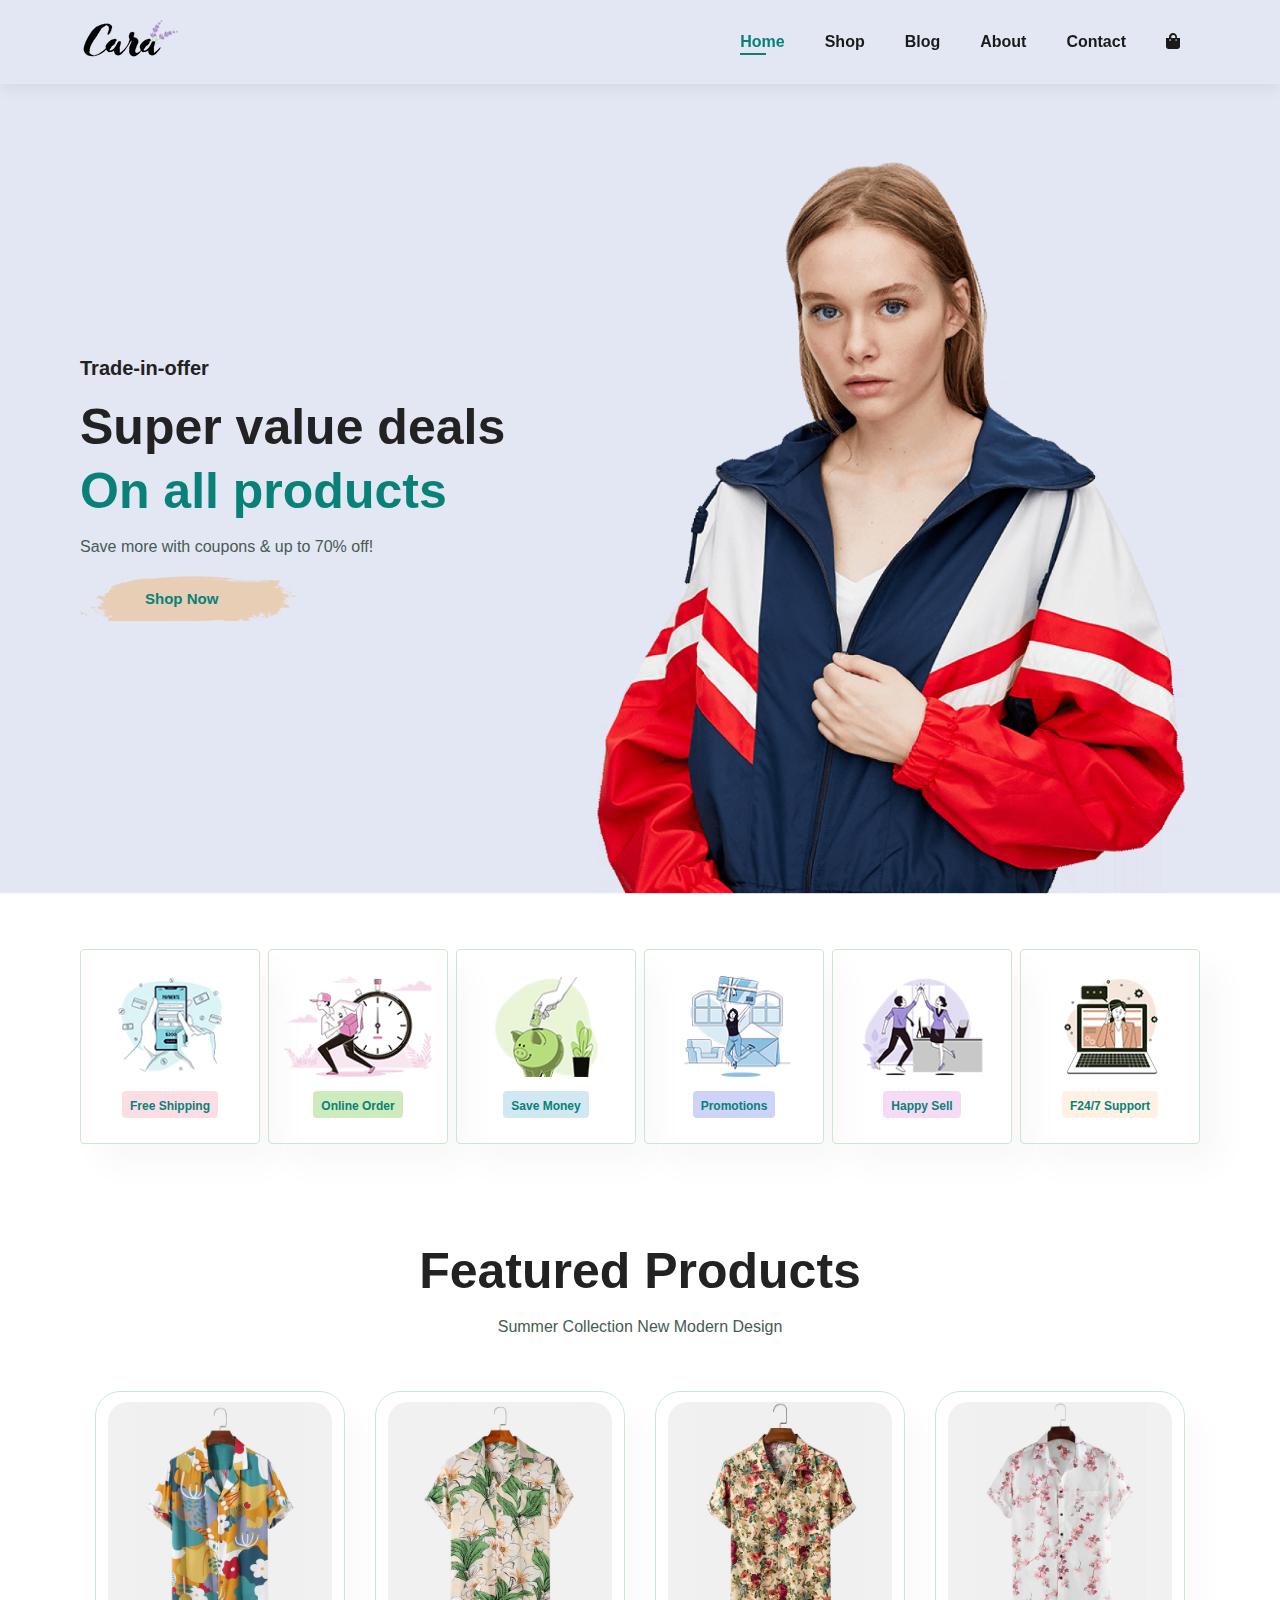
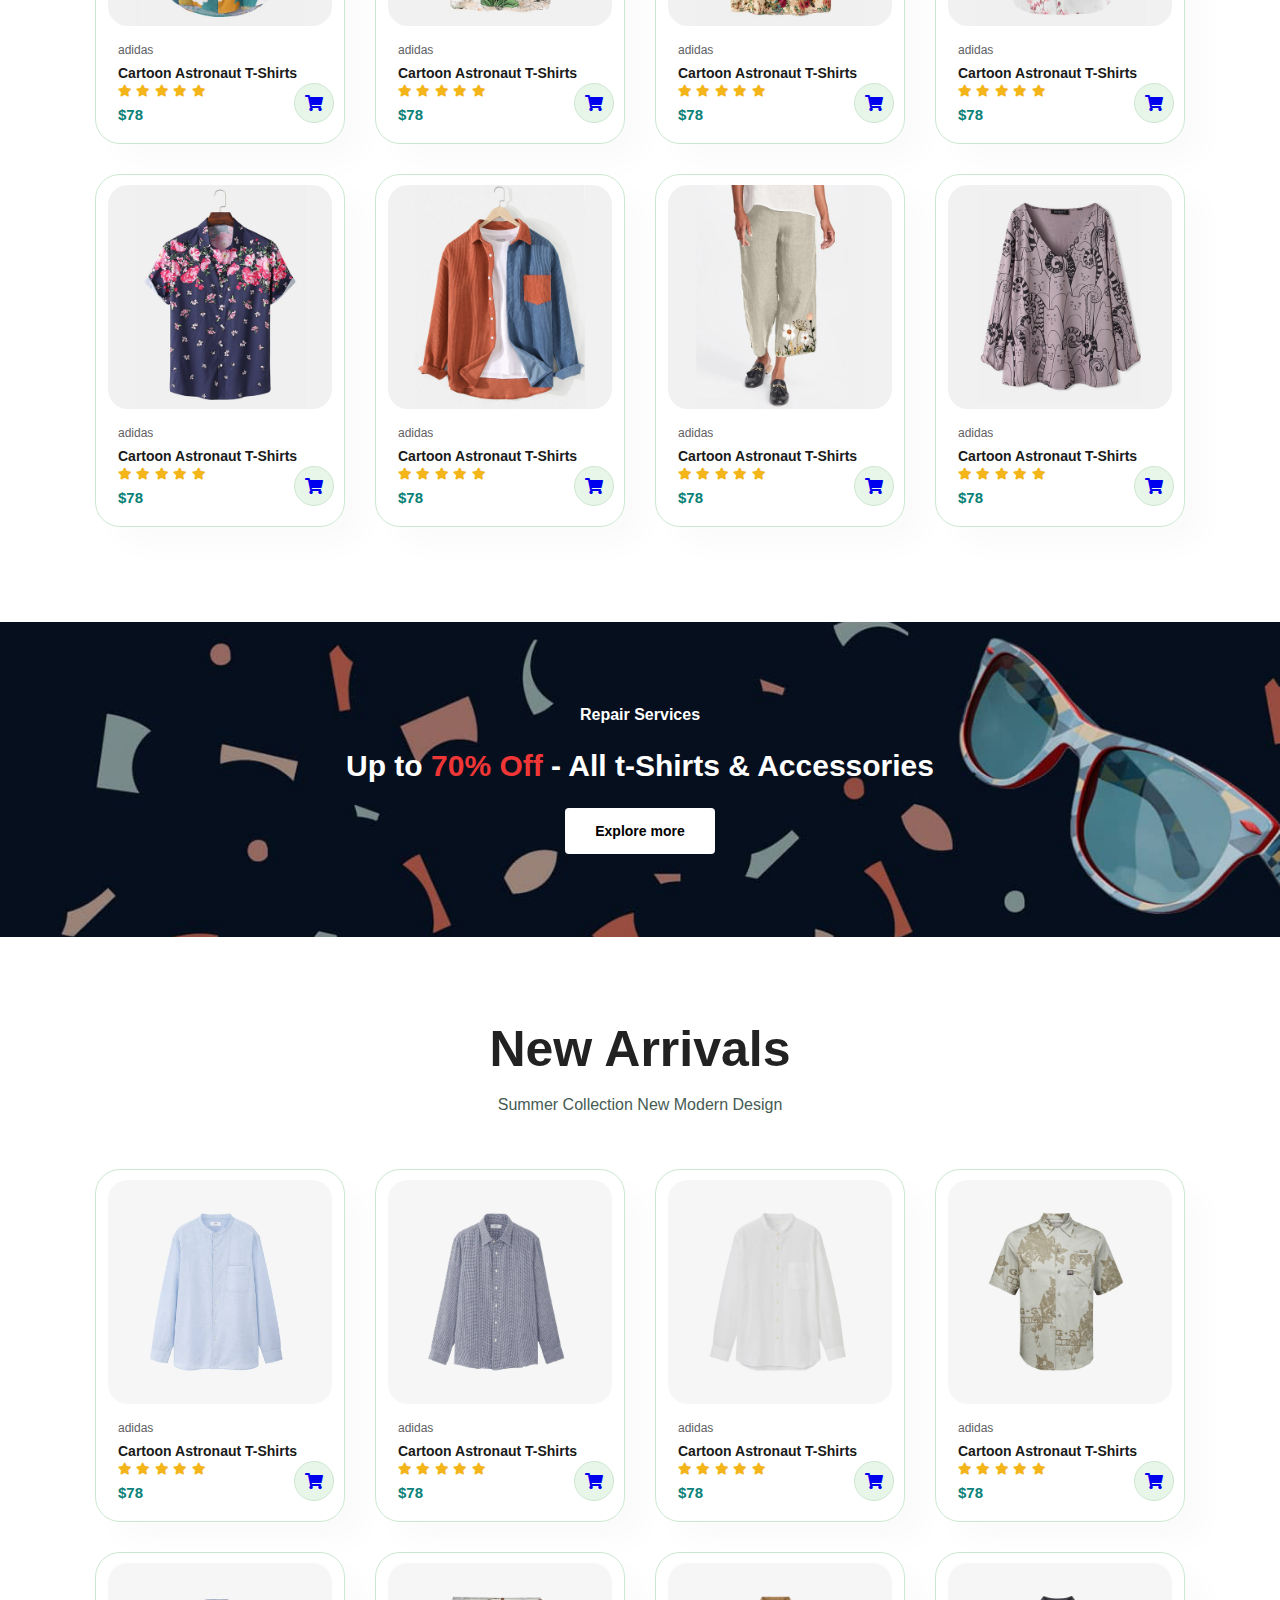
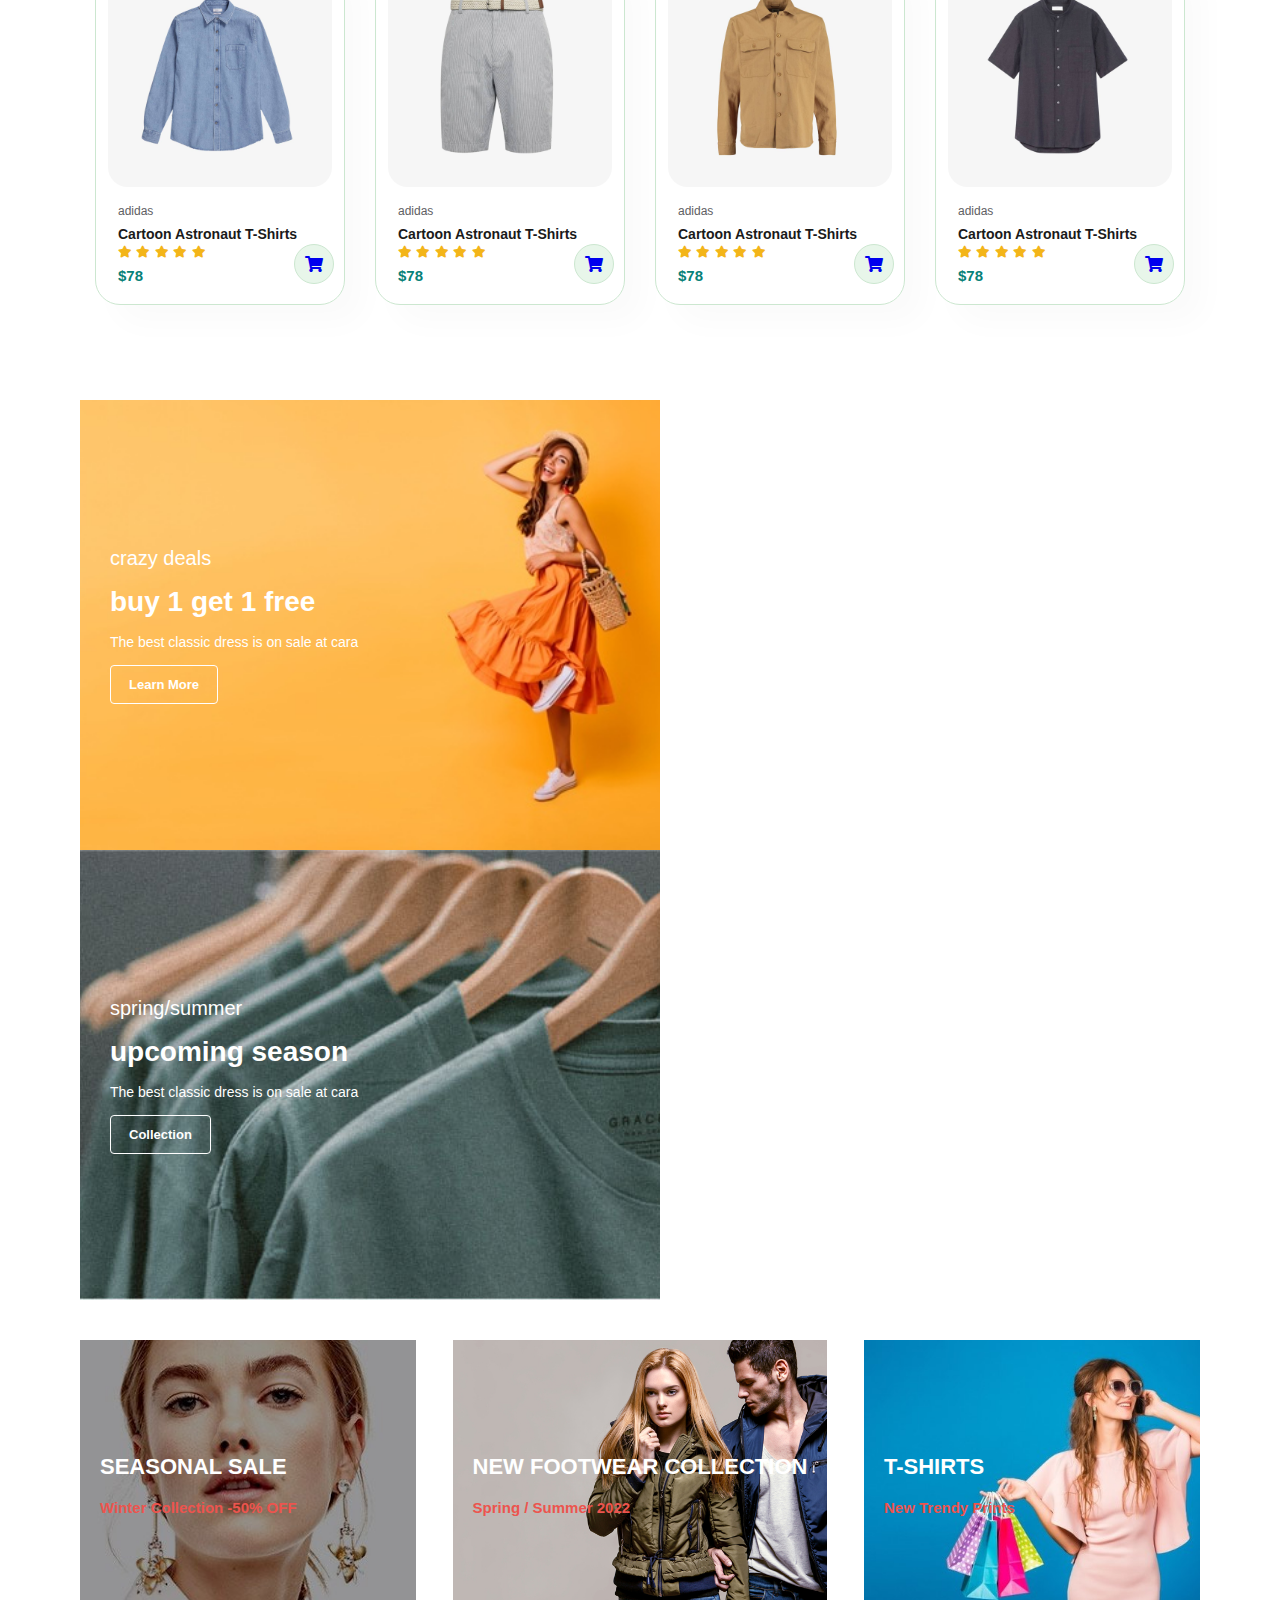
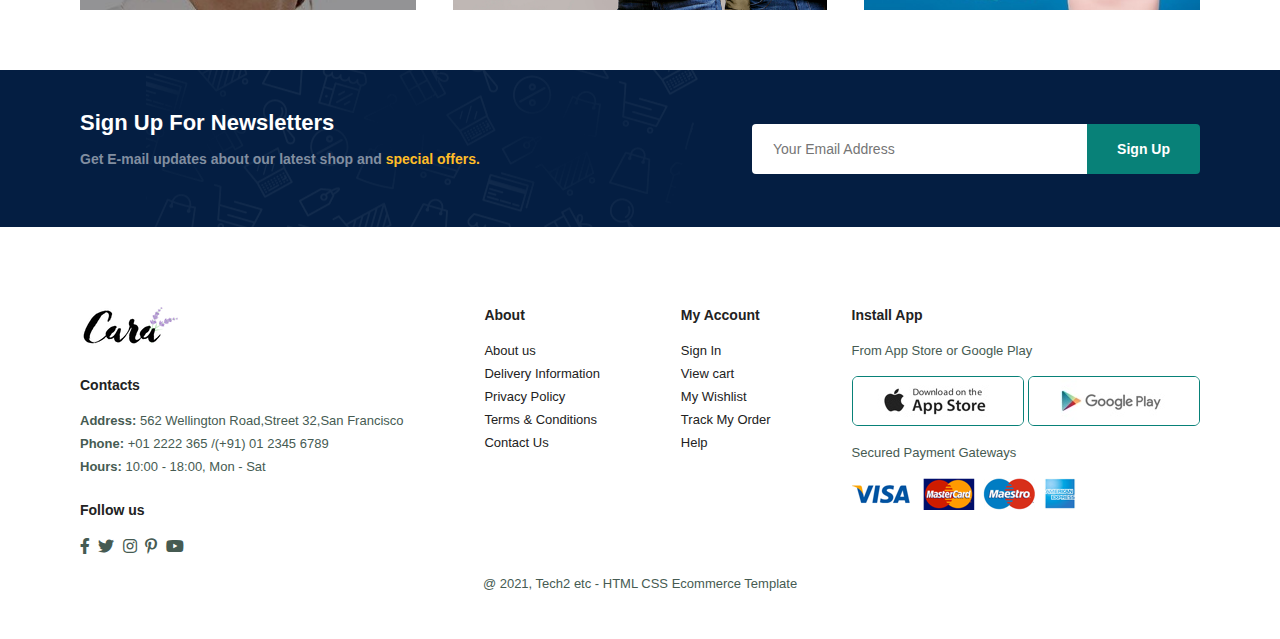
<file: index.html>
<!DOCTYPE html>
<html lang="en">

<head>
    <meta charset="UTF-8">
    <meta http-equiv="X-UA-Compatible" content="IE=edge">
    <meta name="viewport" content="width=device-width, initial-scale=1.0">
    <title>Ecommerce webpage</title>
    <link rel="stylesheet" href="https://use.fontawesome.com/releases/v5.15.4/css/all.css" />
    <link rel="stylesheet" href="css/custom.css">
</head>
<body>
   <section id="header">
    <a href="#"><img src="img/logo.png" class="logo" alt=""></a>

      <div>
        <ul id="navbar">
            <li><a class="active" href="index.html">Home</a></li> 
            <li><a href="shop.html">Shop</a></li> 
            <li><a href="blog.html">Blog</a></li> 
            <li><a href="about.html">About</a></li> 
            <li><a href="contact.html">Contact</a></li> 
            <li id="lg-bag"><a href="cart.html"><i class="fas fa-shopping-bag"></i></a></li> 
            <a href="#" id="close"><i class="fas fa-times"></i></a>
        
        </ul>

      </div>
      <div id="mobile">
        <a href="cart.html"><i class="fas fa-shopping-bag"></i></a>
        <i id="bar" class="fas fa-outdent"></i>
      </div>


   </section>

   <section id="hero">
    
    <h4>Trade-in-offer</h4>
    <h2>Super value deals</h2>
    <h1>On all products</h1>
    <p>Save more with coupons & up to 70% off!</p>
    <button>Shop Now</button>
   </section>

   <section id="feature" class="section-p1">
    <div class="fe-box" >
      <img src="img/features/f1.png" alt="">
      <h6>Free Shipping</h6>
    </div>
    <div class="fe-box" >
      <img src="img/features/f2.png" alt="">
      <h6>Online Order</h6>
    </div>
    <div class="fe-box" >
      <img src="img/features/f3.png" alt="">
      <h6>Save Money</h6>
    </div>
    <div class="fe-box" >
      <img src="img/features/f4.png" alt="">
      <h6>Promotions</h6>
    </div>
    <div class="fe-box" >
      <img src="img/features/f5.png" alt="">
      <h6>Happy Sell</h6>
    </div>
    <div class="fe-box" >
      <img src="img/features/f6.png" alt="">
      <h6>F24/7 Support</h6>
    </div>

   </section>

   <section id="product1" class="section-p1">
   <h2>Featured Products</h2>
   <p>Summer Collection New Modern Design</p>
   <div class="pro-container">
    <div class="pro">
      <img src="img/products/f1.jpg" alt="">
      <div class="des">
        <span>adidas</span>
        <h5>Cartoon Astronaut T-Shirts</h5>
        <div class="star">
          <i class="fas fa-star"></i>
          <i class="fas fa-star"></i> 
          <i class="fas fa-star"></i>
          <i class="fas fa-star"></i>
          <i class="fas fa-star"></i>
        </div>
        <h4>$78</h4>
      </div>
      <div class="carting"><a href="#" ><i class="fas fa-shopping-cart"></i></i> </a></div>
    </div>
    <div class="pro">
      <img src="img/products/f2.jpg" alt="">
      <div class="des">
        <span>adidas</span>
        <h5>Cartoon Astronaut T-Shirts</h5>
        <div class="star">
          <i class="fas fa-star"></i>
          <i class="fas fa-star"></i> 
          <i class="fas fa-star"></i>
          <i class="fas fa-star"></i>
          <i class="fas fa-star"></i>
        </div>
        <h4>$78</h4>
      </div>
      <div class="carting"><a href="#" ><i class="fas fa-shopping-cart"></i></i> </a></div>
    </div>
    <div class="pro">
      <img src="img/products/f3.jpg" alt="">
      <div class="des">
        <span>adidas</span>
        <h5>Cartoon Astronaut T-Shirts</h5>
        <div class="star">
          <i class="fas fa-star"></i>
          <i class="fas fa-star"></i> 
          <i class="fas fa-star"></i>
          <i class="fas fa-star"></i>
          <i class="fas fa-star"></i>
        </div>
        <h4>$78</h4>
      </div>
      <div class="carting"><a href="#" ><i class="fas fa-shopping-cart"></i></i> </a></div>
    </div>
    <div class="pro">
      <img src="img/products/f4.jpg" alt="">
      <div class="des">
        <span>adidas</span>
        <h5>Cartoon Astronaut T-Shirts</h5>
        <div class="star">
          <i class="fas fa-star"></i>
          <i class="fas fa-star"></i> 
          <i class="fas fa-star"></i>
          <i class="fas fa-star"></i>
          <i class="fas fa-star"></i>
        </div>
        <h4>$78</h4>
      </div>
      <div class="carting"><a href="#" ><i class="fas fa-shopping-cart"></i></i> </a></div>
    </div>
    <div class="pro">
      <img src="img/products/f5.jpg" alt="">
      <div class="des">
        <span>adidas</span>
        <h5>Cartoon Astronaut T-Shirts</h5>
        <div class="star">
          <i class="fas fa-star"></i>
          <i class="fas fa-star"></i> 
          <i class="fas fa-star"></i>
          <i class="fas fa-star"></i>
          <i class="fas fa-star"></i>
        </div>
        <h4>$78</h4>
      </div>
      <div class="carting"><a href="#" ><i class="fas fa-shopping-cart"></i></i> </a></div>
    </div>
    <div class="pro">
      <img src="img/products/f6.jpg" alt="">
      <div class="des">
        <span>adidas</span>
        <h5>Cartoon Astronaut T-Shirts</h5>
        <div class="star">
          <i class="fas fa-star"></i>
          <i class="fas fa-star"></i> 
          <i class="fas fa-star"></i>
          <i class="fas fa-star"></i>
          <i class="fas fa-star"></i>
        </div>
        <h4>$78</h4>
      </div>
      <div class="carting"><a href="#" ><i class="fas fa-shopping-cart"></i></i> </a></div>
    </div>
    <div class="pro">
      <img src="img/products/f7.jpg" alt="">
      <div class="des">
        <span>adidas</span>
        <h5>Cartoon Astronaut T-Shirts</h5>
        <div class="star">
          <i class="fas fa-star"></i>
          <i class="fas fa-star"></i> 
          <i class="fas fa-star"></i>
          <i class="fas fa-star"></i>
          <i class="fas fa-star"></i>
        </div>
        <h4>$78</h4>
      </div>
      <div class="carting"><a href="#" ><i class="fas fa-shopping-cart"></i></i> </a></div>
    </div>
    <div class="pro">
      <img src="img/products/f8.jpg" alt="">
      <div class="des">
        <span>adidas</span>
        <h5>Cartoon Astronaut T-Shirts</h5>
        <div class="star">
          <i class="fas fa-star"></i>
          <i class="fas fa-star"></i> 
          <i class="fas fa-star"></i>
          <i class="fas fa-star"></i>
          <i class="fas fa-star"></i>
        </div>
        <h4>$78</h4>
      </div>
      <div class="carting"><a href="#" ><i class="fas fa-shopping-cart"></i></i> </a></div>
    </div>
   </div>
  </section>
  
  <section id="banner" class="section-m1">
    <h4>Repair Services</h4>
    <h2>Up to <span>70% Off</span> - All t-Shirts & Accessories </h2>
    <button class="normal">Explore more</button>
  </section>

  <section id="product1" class="section-p1">
    <h2>New Arrivals</h2>
    <p>Summer Collection New Modern Design</p>
    <div class="pro-container">
     <div class="pro">
       <img src="img/products/n1.jpg" alt="">
       <div class="des">
         <span>adidas</span>
         <h5>Cartoon Astronaut T-Shirts</h5>
         <div class="star">
           <i class="fas fa-star"></i>
           <i class="fas fa-star"></i> 
           <i class="fas fa-star"></i>
           <i class="fas fa-star"></i>
           <i class="fas fa-star"></i>
         </div>
         <h4>$78</h4>
       </div>
       <div class="carting"><a href="#" ><i class="fas fa-shopping-cart"></i></i> </a></div>
     </div>
     <div class="pro">
       <img src="img/products/n2.jpg" alt="">
       <div class="des">
         <span>adidas</span>
         <h5>Cartoon Astronaut T-Shirts</h5>
         <div class="star">
           <i class="fas fa-star"></i>
           <i class="fas fa-star"></i> 
           <i class="fas fa-star"></i>
           <i class="fas fa-star"></i>
           <i class="fas fa-star"></i>
         </div>
         <h4>$78</h4>
       </div>
       <div class="carting"><a href="#" ><i class="fas fa-shopping-cart"></i></i> </a></div>
     </div>
     <div class="pro">
       <img src="img/products/n3.jpg" alt="">
       <div class="des">
         <span>adidas</span>
         <h5>Cartoon Astronaut T-Shirts</h5>
         <div class="star">
           <i class="fas fa-star"></i>
           <i class="fas fa-star"></i> 
           <i class="fas fa-star"></i>
           <i class="fas fa-star"></i>
           <i class="fas fa-star"></i>
         </div>
         <h4>$78</h4>
       </div>
       <div class="carting"><a href="#" ><i class="fas fa-shopping-cart"></i></i> </a></div>
     </div>
     <div class="pro">
       <img src="img/products/n4.jpg" alt="">
       <div class="des">
         <span>adidas</span>
         <h5>Cartoon Astronaut T-Shirts</h5>
         <div class="star">
           <i class="fas fa-star"></i>
           <i class="fas fa-star"></i> 
           <i class="fas fa-star"></i>
           <i class="fas fa-star"></i>
           <i class="fas fa-star"></i>
         </div>
         <h4>$78</h4>
       </div>
       <div class="carting"><a href="#" ><i class="fas fa-shopping-cart"></i></i> </a></div>
     </div>
     <div class="pro">
       <img src="img/products/n5.jpg" alt="">
       <div class="des">
         <span>adidas</span>
         <h5>Cartoon Astronaut T-Shirts</h5>
         <div class="star">
           <i class="fas fa-star"></i>
           <i class="fas fa-star"></i> 
           <i class="fas fa-star"></i>
           <i class="fas fa-star"></i>
           <i class="fas fa-star"></i>
         </div>
         <h4>$78</h4>
       </div>
       <div class="carting"><a href="#" ><i class="fas fa-shopping-cart"></i></i> </a></div>
     </div>
     <div class="pro">
       <img src="img/products/n6.jpg" alt="">
       <div class="des">
         <span>adidas</span>
         <h5>Cartoon Astronaut T-Shirts</h5>
         <div class="star">
           <i class="fas fa-star"></i>
           <i class="fas fa-star"></i> 
           <i class="fas fa-star"></i>
           <i class="fas fa-star"></i>
           <i class="fas fa-star"></i>
         </div>
         <h4>$78</h4>
       </div>
       <div class="carting"><a href="#" ><i class="fas fa-shopping-cart"></i></i> </a></div>
     </div>
     <div class="pro">
       <img src="img/products/n7.jpg" alt="">
       <div class="des">
         <span>adidas</span>
         <h5>Cartoon Astronaut T-Shirts</h5>
         <div class="star">
           <i class="fas fa-star"></i>
           <i class="fas fa-star"></i> 
           <i class="fas fa-star"></i>
           <i class="fas fa-star"></i>
           <i class="fas fa-star"></i>
         </div>
         <h4>$78</h4>
       </div>
       <div class="carting"><a href="#" ><i class="fas fa-shopping-cart"></i></i> </a></div>
     </div>
     <div class="pro">
       <img src="img/products/n8.jpg" alt="">
       <div class="des">
         <span>adidas</span>
         <h5>Cartoon Astronaut T-Shirts</h5>
         <div class="star">
           <i class="fas fa-star"></i>
           <i class="fas fa-star"></i> 
           <i class="fas fa-star"></i>
           <i class="fas fa-star"></i>
           <i class="fas fa-star"></i>
         </div>
         <h4>$78</h4>
       </div>
       <div class="carting"><a href="#" ><i class="fas fa-shopping-cart"></i></i> </a></div>
     </div>
    </div>
   </section>

   <section id="sm-banner" class="section-p1">
    <div class="banner-box">
      <h4>crazy deals</h4>
      <h2>buy 1 get 1 free</h2>
      <span>The best classic dress is on sale at cara </span>
      <button class="white">Learn More</button>
    </div>
    <div class="banner-box banner-box2">
      <h4>spring/summer</h4>
      <h2>upcoming season</h2>
      <span>The best classic dress is on sale at cara </span>
      <button class="white">Collection</button>
    </div>
   </section>

   <section id="banner3">
    <div class="banner-box ">
      <h2>SEASONAL SALE</h2>
      <h3>Winter Collection -50% OFF</h3>
     </div>
     <div class="banner-box banner-box2 ">
      <h2>NEW FOOTWEAR COLLECTION </h2>
      <h3>Spring / Summer 2022</h3>
     </div>
     <div class="banner-box banner-box3 ">
      <h2>T-SHIRTS</h2>
      <h3>New Trendy Prints</h3>
     </div>

   </section>


   <section id="newsletter" class="section-p1 section-m1">
    <div class="newstext">
      <h4>Sign Up For Newsletters </h4>
      <p>Get E-mail updates about our latest shop and <span>special offers.</span>
      </p>
    </div>
    <div class="form">
      <input type ="text" placeholder="Your Email Address">
      <button class="normal">Sign Up</button>
    </div>
   </section>

   <footer class="section-p1">
      <div class="col">
        <img class="logo" src="img/logo.png" alt="">
        <h4>Contacts</h4>
        <p><strong>Address:</strong> 562 Wellington Road,Street 32,San Francisco</p>
        <p><strong>Phone:</strong> +01 2222 365 /(+91) 01 2345 6789</p>
        <p><strong>Hours:</strong> 10:00 - 18:00, Mon - Sat</p>
        <div class="follow">
          <h4>Follow us</h4>
          <div class="icon">
            <i class="fab fa-facebook-f"></i>
            <i class="fab fa-twitter"></i>
            <i class="fab fa-instagram"></i>
            <i class="fab fa-pinterest-p"></i>
            <i class="fab fa-youtube"></i>
          </div>
        </div>
      </div>

      <div class="col">
        <h4>About</h4>
        <a href="#">About us</a>
        <a href="#">Delivery Information</a>
        <a href="#">Privacy Policy</a>
        <a href="#">Terms & Conditions</a>
        <a href="#">Contact Us</a>
      </div>

      <div class="col">
        <h4>My Account</h4>
        <a href="#">Sign In</a>
        <a href="#">View cart</a>
        <a href="#">My Wishlist</a>
        <a href="#">Track My Order</a>
        <a href="#">Help</a>
      </div>

      <div class="col install">
        <h4>Install App</h4>
        <p>From App Store or Google Play</p>
        <div class="row">
          <img src="img/pay/app.jpg" alt="">
          <img src="img/pay/play.jpg" alt="">
        </div>
        <p>Secured Payment Gateways</p>
        <img src="img/pay/pay.png" alt="">
      </div>

      <div class="copyright">
        <p>@ 2021, Tech2 etc - HTML CSS Ecommerce Template</p>
      </div>
   </footer>
  
    <script src="js/app.js"></script>
</body>
</file>
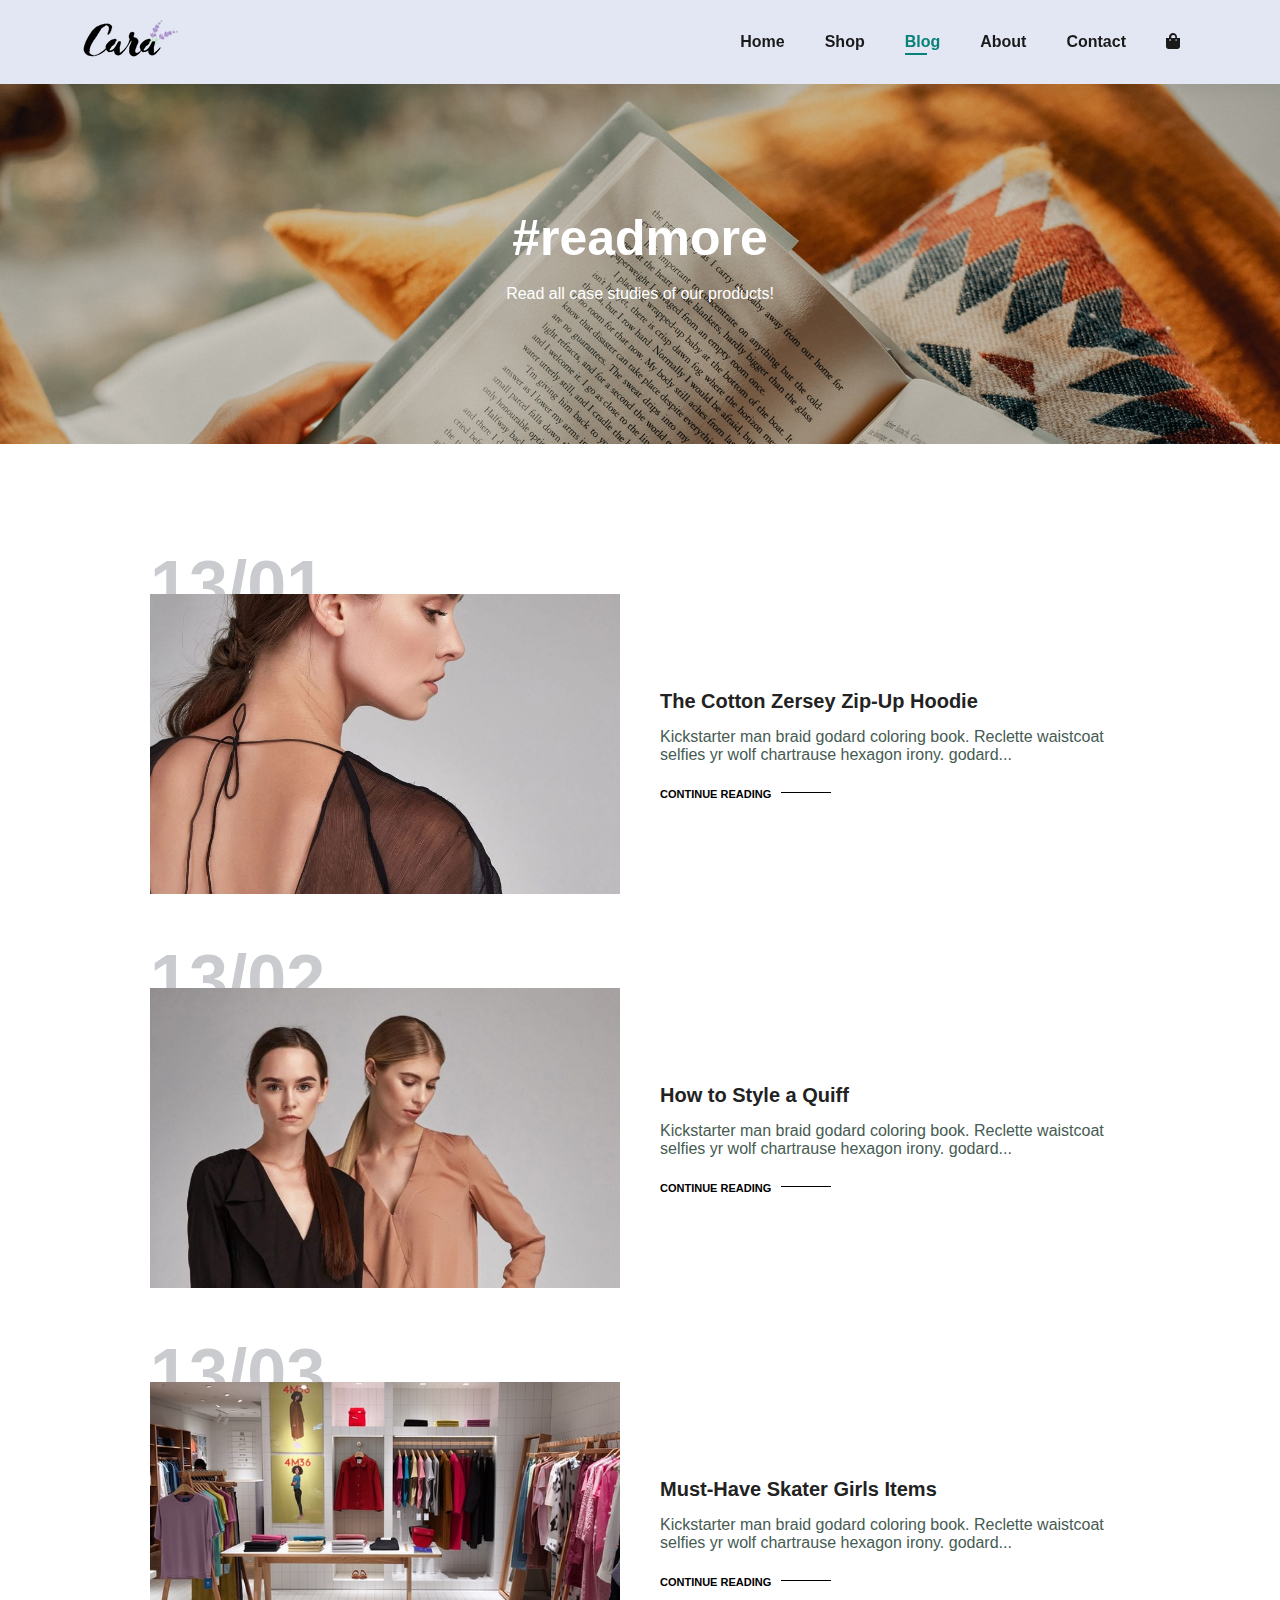
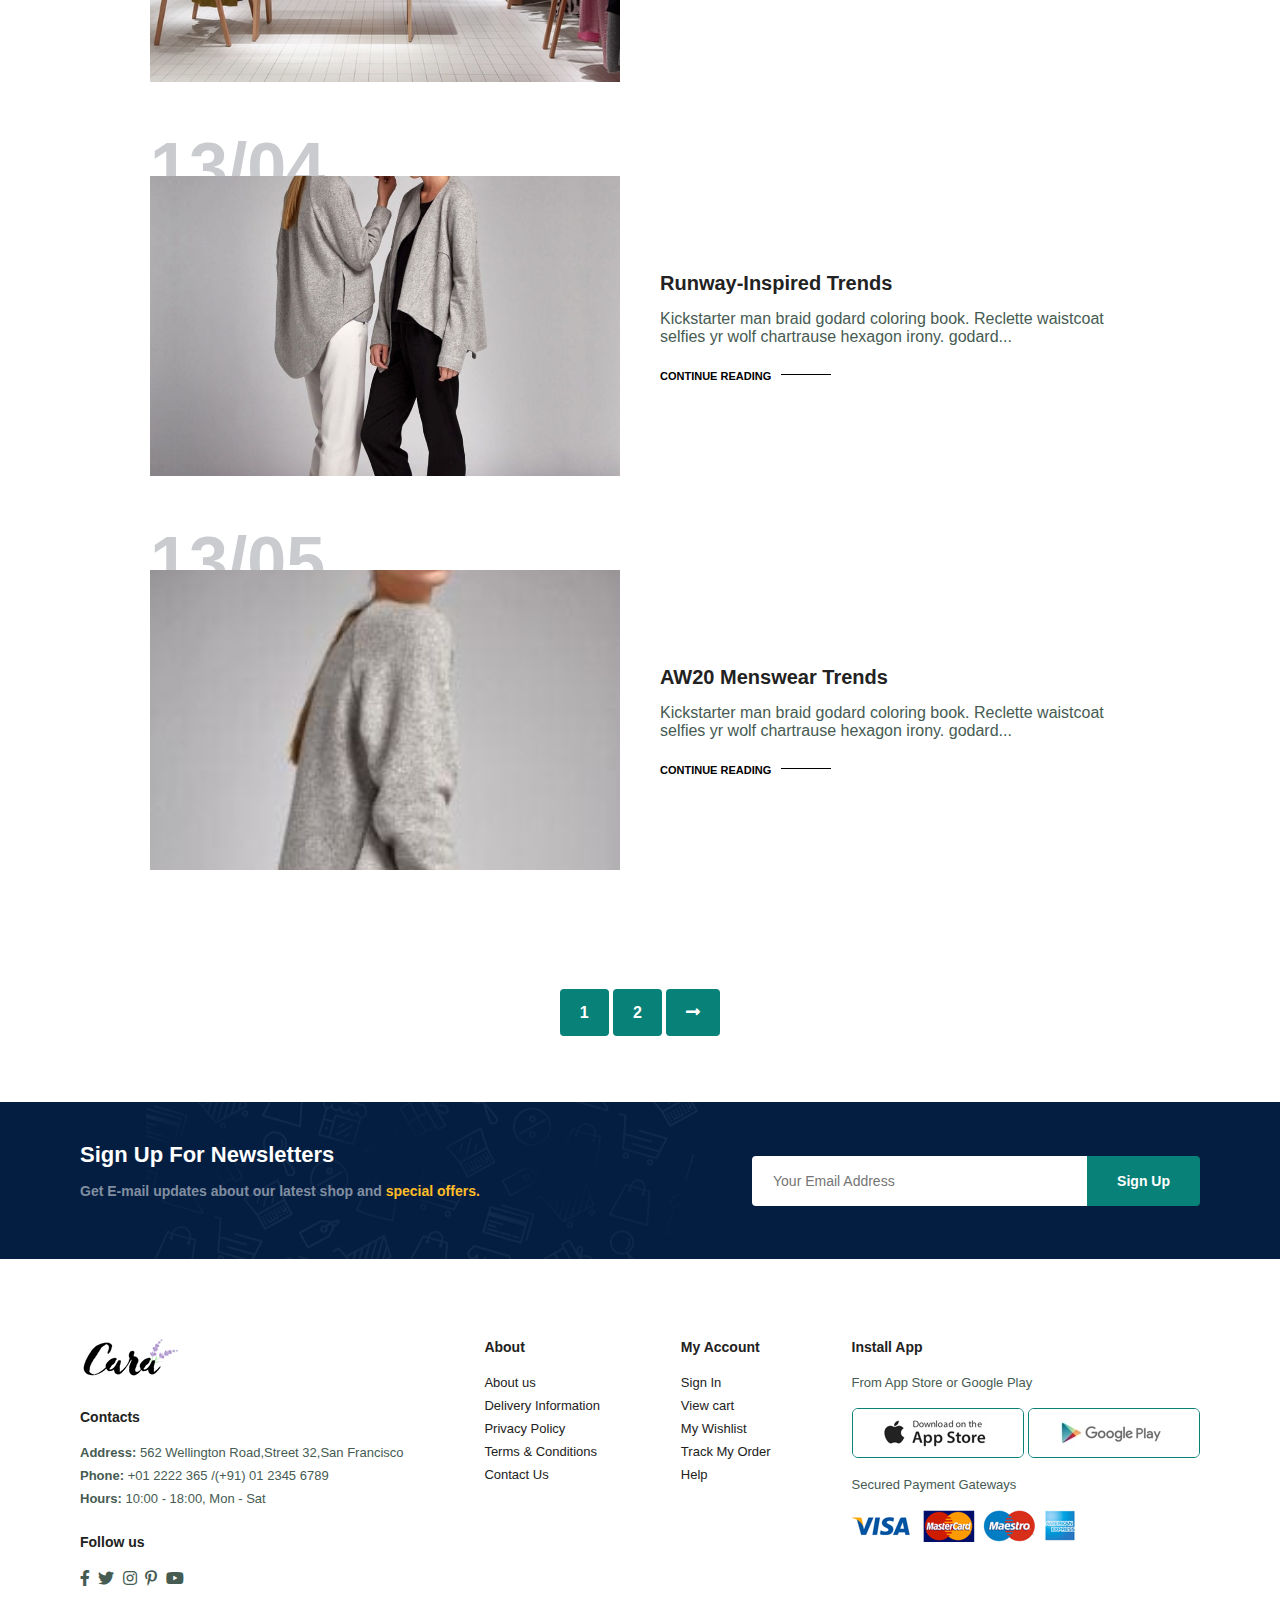
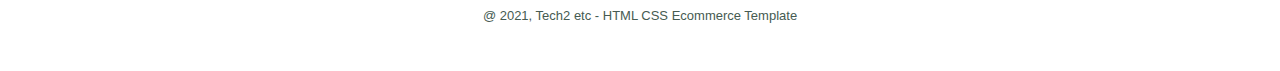
<file: blog.html>
<!DOCTYPE html>
<html lang="en">

<head>
    <meta charset="UTF-8">
    <meta http-equiv="X-UA-Compatible" content="IE=edge">
    <meta name="viewport" content="width=device-width, initial-scale=1.0">
    <title>Ecommerce webpage</title>
    <link rel="stylesheet" href="https://use.fontawesome.com/releases/v5.15.4/css/all.css" />
    <link rel="stylesheet" href="css/custom.css">
</head>
<body>
   <section id="header">
    <a href="#"><img src="img/logo.png" class="logo" alt=""></a>

      <div>
        <ul id="navbar">
            <li><a href="index.html">Home</a></li> 
            <li><a  href="shop.html">Shop</a></li> 
            <li><a  class="active" href="blog.html">Blog</a></li> 
            <li><a href="about.html">About</a></li> 
            <li><a href="contact.html">Contact</a></li> 
            <li id="lg-bag"><a href="cart.html"><i class="fas fa-shopping-bag"></i></a></li> 
            <a href="#" id="close"><i class="fas fa-times"></i></a>
        
        </ul>

      </div>
      <div id="mobile">
        <a href="cart.html"><i class="fas fa-shopping-bag"></i></a>
        <i id="bar" class="fas fa-outdent"></i>
      </div>


   </section>

   <section id="page-header" class="blog-header">
    <h2>#readmore</h2>
    <p>Read all case studies of our products!</p>
    </section>

   <section id="blog">
    <div class="blog-box">
        <div class="blog-img">
            <img src="img/blog/b1.jpg" alt="" >
        </div>
        <div class="blog-details">
            <h4>The Cotton Zersey Zip-Up Hoodie</h4>
            <p>Kickstarter man braid godard coloring book. Reclette waistcoat selfies yr wolf chartrause hexagon irony. godard...
            </p>
            <a href="#">CONTINUE READING</a>
        </div>
        <h1>13/01</h1>
    </div>
    <div class="blog-box">
        <div class="blog-img">
            <img src="img/blog/b2.jpg" alt="" >
        </div>
        <div class="blog-details">
            <h4>How to Style a Quiff</h4>
            <p>Kickstarter man braid godard coloring book. Reclette waistcoat selfies yr wolf chartrause hexagon irony. godard...
            </p>
            <a href="#">CONTINUE READING</a>
        </div>
        <h1>13/02</h1>
    </div>
    <div class="blog-box">
        <div class="blog-img">
            <img src="img/blog/b3.jpg" alt="" >
        </div>
        <div class="blog-details">
            <h4>Must-Have Skater Girls Items</h4>
            <p>Kickstarter man braid godard coloring book. Reclette waistcoat selfies yr wolf chartrause hexagon irony. godard...
            </p>
            <a href="#">CONTINUE READING</a>
        </div>
        <h1>13/03</h1>
    </div>
    <div class="blog-box">
        <div class="blog-img">
            <img src="img/blog/b4.jpg" alt="" >
        </div>
        <div class="blog-details">
            <h4>Runway-Inspired Trends</h4>
            <p>Kickstarter man braid godard coloring book. Reclette waistcoat selfies yr wolf chartrause hexagon irony. godard...
            </p>
            <a href="#">CONTINUE READING</a>
        </div>
        <h1>13/04</h1>
    </div>
    <div class="blog-box">
        <div class="blog-img">
            <img src="img/blog/b5.jpg" alt="" >
        </div>
        <div class="blog-details">
            <h4>AW20 Menswear Trends</h4>
            <p>Kickstarter man braid godard coloring book. Reclette waistcoat selfies yr wolf chartrause hexagon irony. godard...
            </p>
            <a href="#">CONTINUE READING</a>
        </div>
        <h1>13/05</h1>
    </div>
   </section>
  

   <section id="pagination" class="section-p1">
    <a href="#">1</a>
    <a href="#">2</a>
    <a href="#"><i class="fas fa-long-arrow-alt-right"></i></a>
   </section>

   <section id="newsletter" class="section-p1 section-m1">
    <div class="newstext">
      <h4>Sign Up For Newsletters </h4>
      <p>Get E-mail updates about our latest shop and <span>special offers.</span>
      </p>
    </div>
    <div class="form">
      <input type ="text" placeholder="Your Email Address">
      <button class="normal">Sign Up</button>
    </div>
   </section>

   <footer class="section-p1">
      <div class="col">
        <img class="logo" src="img/logo.png" alt="">
        <h4>Contacts</h4>
        <p><strong>Address:</strong> 562 Wellington Road,Street 32,San Francisco</p>
        <p><strong>Phone:</strong> +01 2222 365 /(+91) 01 2345 6789</p>
        <p><strong>Hours:</strong> 10:00 - 18:00, Mon - Sat</p>
        <div class="follow">
          <h4>Follow us</h4>
          <div class="icon">
            <i class="fab fa-facebook-f"></i>
            <i class="fab fa-twitter"></i>
            <i class="fab fa-instagram"></i>
            <i class="fab fa-pinterest-p"></i>
            <i class="fab fa-youtube"></i>
          </div>
        </div>
      </div>

      <div class="col">
        <h4>About</h4>
        <a href="#">About us</a>
        <a href="#">Delivery Information</a>
        <a href="#">Privacy Policy</a>
        <a href="#">Terms & Conditions</a>
        <a href="#">Contact Us</a>
      </div>

      <div class="col">
        <h4>My Account</h4>
        <a href="#">Sign In</a>
        <a href="#">View cart</a>
        <a href="#">My Wishlist</a>
        <a href="#">Track My Order</a>
        <a href="#">Help</a>
      </div>

      <div class="col install">
        <h4>Install App</h4>
        <p>From App Store or Google Play</p>
        <div class="row">
          <img src="img/pay/app.jpg" alt="">
          <img src="img/pay/play.jpg" alt="">
        </div>
        <p>Secured Payment Gateways</p>
        <img src="img/pay/pay.png" alt="">
      </div>

      <div class="copyright">
        <p>@ 2021, Tech2 etc - HTML CSS Ecommerce Template</p>
      </div>
   </footer>
  
    <script src="js/app.js"></script>
</body>
</file>
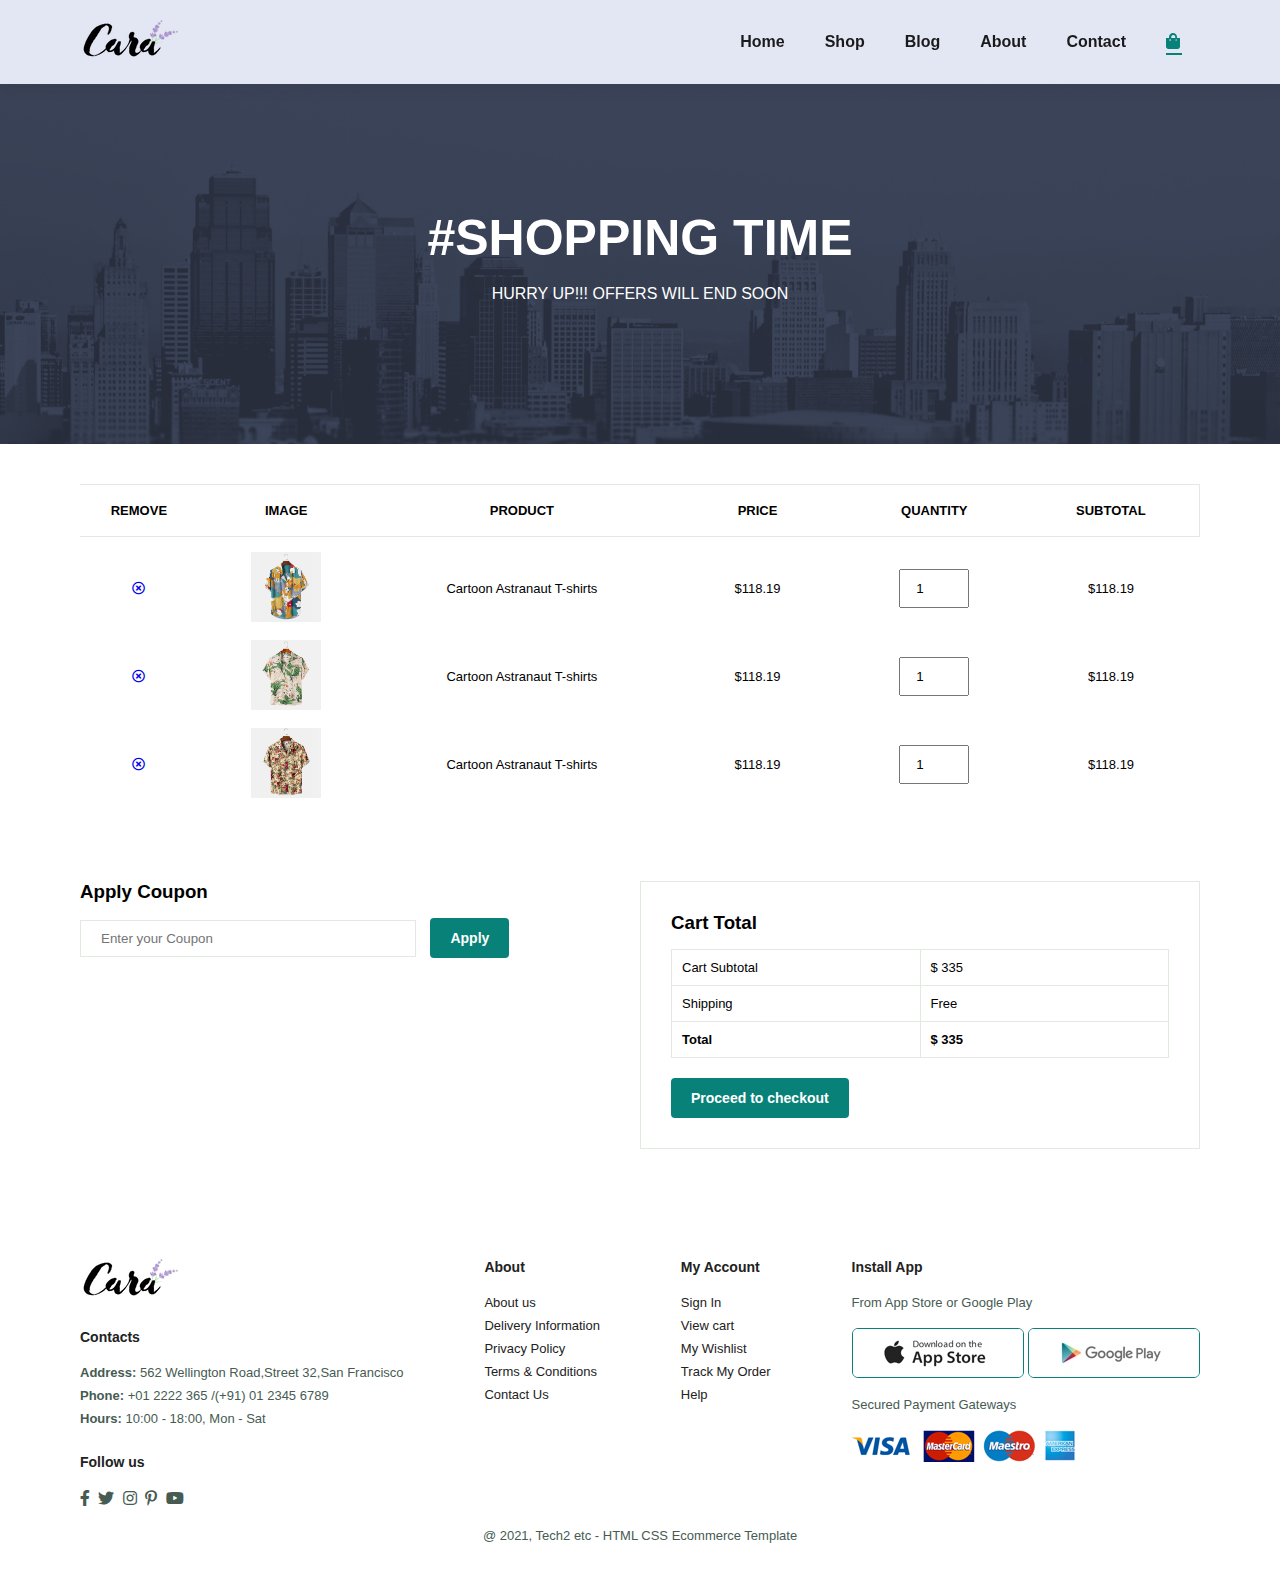
<file: cart.html>
<!DOCTYPE html>
<html lang="en">

<head>
    <meta charset="UTF-8">
    <meta http-equiv="X-UA-Compatible" content="IE=edge">
    <meta name="viewport" content="width=device-width, initial-scale=1.0">
    <title>Ecommerce webpage</title>
    <link rel="stylesheet" href="https://use.fontawesome.com/releases/v5.15.4/css/all.css" />
    <link rel="stylesheet" href="css/custom.css">
</head>
<body>
   <section id="header">
    <a href="#"><img src="img/logo.png" class="logo" alt=""></a>

      <div>
        <ul id="navbar">
            <li><a href="index.html">Home</a></li> 
            <li><a  href="shop.html">Shop</a></li> 
            <li><a  href="blog.html">Blog</a></li> 
            <li><a   href="about.html">About</a></li> 
            <li><a   href="contact.html">Contact</a></li> 
            <li id="lg-bag"><a class="active" href="cart.html"><i class="fas fa-shopping-bag"></i></a></li> 
            <a href="#" id="close"><i class="fas fa-times"></i></a>
        
        </ul>

      </div>
      <div id="mobile">
        <a href="cart.html"><i class="fas fa-shopping-bag"></i></a>
        <i id="bar" class="fas fa-outdent"></i>
      </div>


   </section>

   <section id="page-header" class="about-header">
    <h2>#SHOPPING TIME</h2>
    <p>HURRY UP!!! OFFERS WILL END SOON</p>
    </section>

  <section id="cart" class="section-p1">
    <table width="100%">
        <thead>
            <tr>
            <td>Remove</td>
            <td>Image</td>
            <td>Product</td>
            <td>Price</td>
            <td>Quantity</td>
            <td>Subtotal</td>
            </tr>

        </thead>
        <tbody>
            <tr>
                <td><a href="#"><i class="far fa-times-circle"></i></a></td>
                <td><img src="img/products/f1.jpg" alt=""></td>
                <td>Cartoon Astranaut T-shirts</td>
                <td>$118.19</td>
                <td><input type="number" value="1" min="1"></td>
                <td>$118.19</td>
            </tr>
            <tr>
                <td><a href="#"><i class="far fa-times-circle"></i></a></td>
                <td><img src="img/products/f2.jpg" alt=""></td>
                <td>Cartoon Astranaut T-shirts</td>
                <td>$118.19</td>
                <td><input type="number" value="1" min="1"></td>
                <td>$118.19</td>
            </tr>
            <tr>
                <td><a href="#"><i class="far fa-times-circle"></i></a></td>
                <td><img src="img/products/f3.jpg" alt=""></td>
                <td>Cartoon Astranaut T-shirts</td>
                <td>$118.19</td>
                <td><input type="number" value="1" min="1"></td>
                <td>$118.19</td>
            </tr>
        </tbody>
    </table>
  </section>

  <section id="cart-add" class="section-p1">
    <div id="coupon">
        <h3>Apply Coupon</h3>
        <div>
            <input type="text" placeholder="Enter your Coupon">
            <button class="normal">Apply</button>
        </div>
    </div>

    <div id="subtotal">
        <h3>Cart Total</h3>
        <table>
            <tr>
                <td>Cart Subtotal</td>
                <td>$ 335</td>
            </tr>
            <tr>
                <td>Shipping</td>
                <td>Free</td>
            </tr>
            <tr>
                <td><strong>Total</strong></td>
                <td><strong>$ 335</strong></td>
            </tr>
        </table>
        <button class="normal">Proceed to checkout</button>
    </div>
  </section>

   <footer class="section-p1">
      <div class="col">
        <img class="logo" src="img/logo.png" alt="">
        <h4>Contacts</h4>
        <p><strong>Address:</strong> 562 Wellington Road,Street 32,San Francisco</p>
        <p><strong>Phone:</strong> +01 2222 365 /(+91) 01 2345 6789</p>
        <p><strong>Hours:</strong> 10:00 - 18:00, Mon - Sat</p>
        <div class="follow">
          <h4>Follow us</h4>
          <div class="icon">
            <i class="fab fa-facebook-f"></i>
            <i class="fab fa-twitter"></i>
            <i class="fab fa-instagram"></i>
            <i class="fab fa-pinterest-p"></i>
            <i class="fab fa-youtube"></i>
          </div>
        </div>
      </div>

      <div class="col">
        <h4>About</h4>
        <a href="#">About us</a>
        <a href="#">Delivery Information</a>
        <a href="#">Privacy Policy</a>
        <a href="#">Terms & Conditions</a>
        <a href="#">Contact Us</a>
      </div>

      <div class="col">
        <h4>My Account</h4>
        <a href="#">Sign In</a>
        <a href="#">View cart</a>
        <a href="#">My Wishlist</a>
        <a href="#">Track My Order</a>
        <a href="#">Help</a>
      </div>

      <div class="col install">
        <h4>Install App</h4>
        <p>From App Store or Google Play</p>
        <div class="row">
          <img src="img/pay/app.jpg" alt="">
          <img src="img/pay/play.jpg" alt="">
        </div>
        <p>Secured Payment Gateways</p>
        <img src="img/pay/pay.png" alt="">
      </div>

      <div class="copyright">
        <p>@ 2021, Tech2 etc - HTML CSS Ecommerce Template</p>
      </div>
   </footer>
  
    <script src="js/app.js"></script>
</body>
</file>
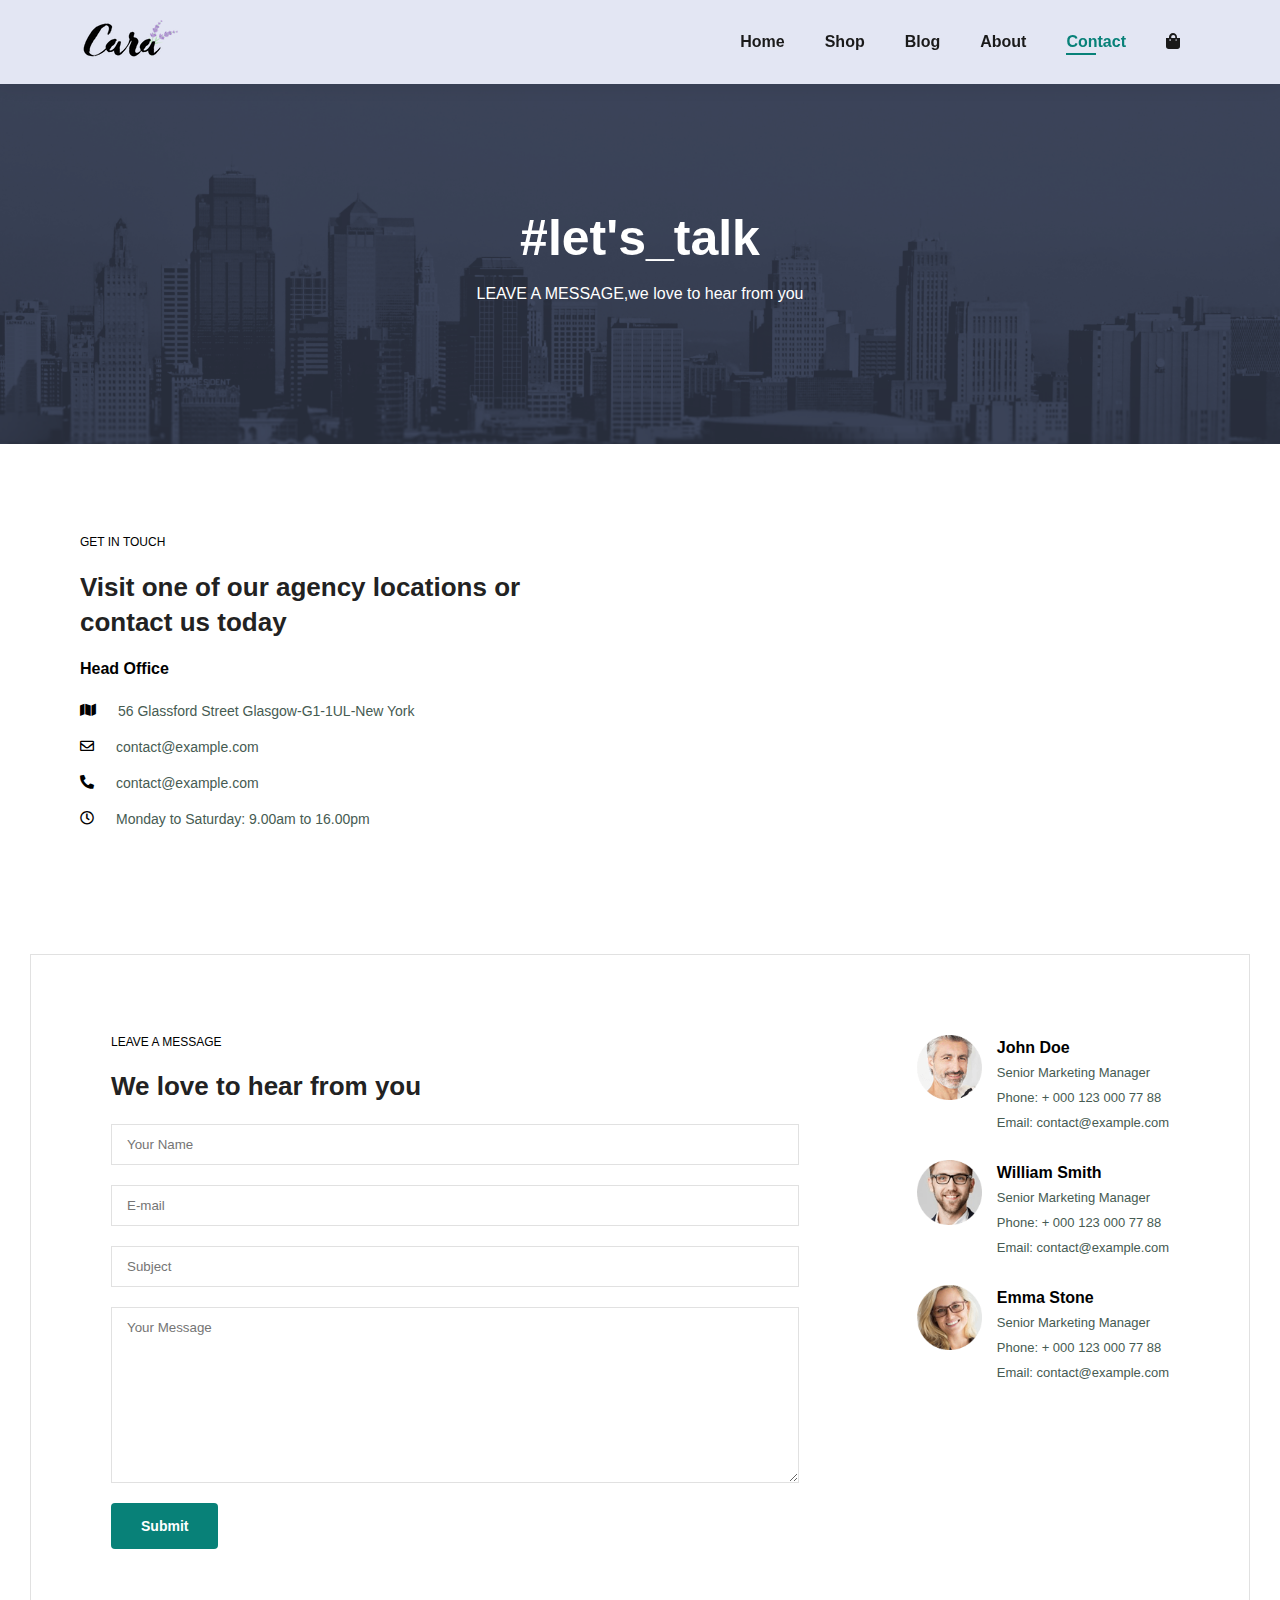
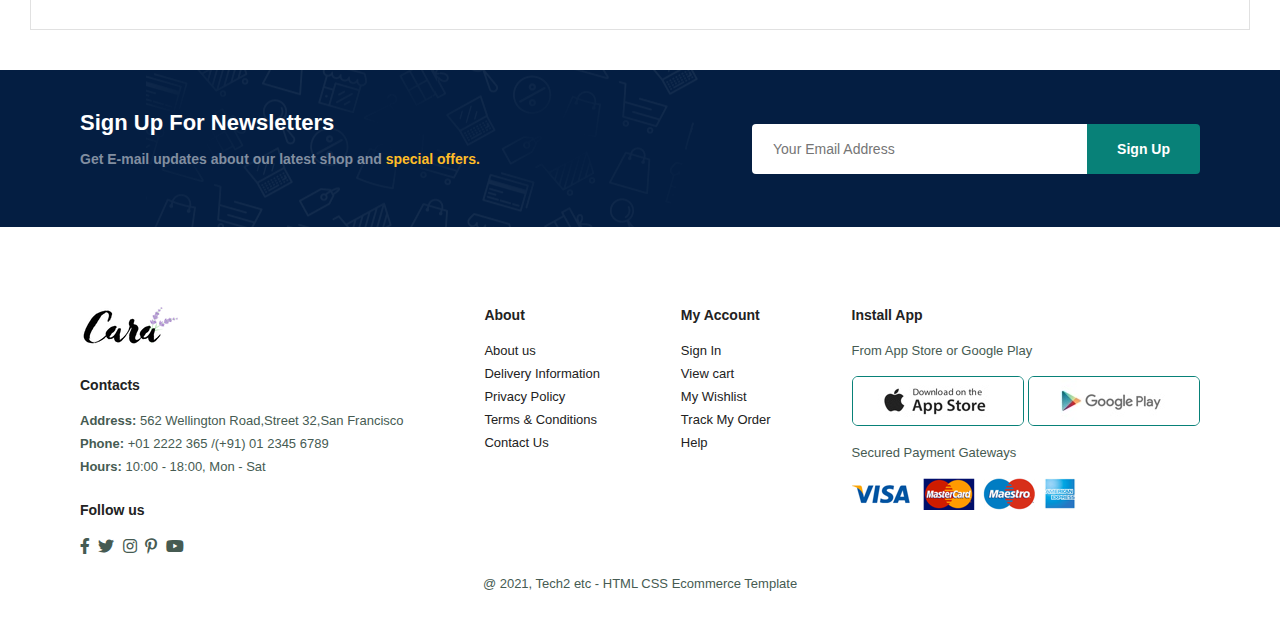
<file: contact.html>
<!DOCTYPE html>
<html lang="en">

<head>
    <meta charset="UTF-8">
    <meta http-equiv="X-UA-Compatible" content="IE=edge">
    <meta name="viewport" content="width=device-width, initial-scale=1.0">
    <title>Ecommerce webpage</title>
    <link rel="stylesheet" href="https://use.fontawesome.com/releases/v5.15.4/css/all.css" />
    <link rel="stylesheet" href="css/custom.css">
</head>
<body>
   <section id="header">
    <a href="#"><img src="img/logo.png" class="logo" alt=""></a>

      <div>
        <ul id="navbar">
            <li><a href="index.html">Home</a></li> 
            <li><a  href="shop.html">Shop</a></li> 
            <li><a  href="blog.html">Blog</a></li> 
            <li><a   href="about.html">About</a></li> 
            <li><a  class="active" href="contact.html">Contact</a></li> 
            <li id="lg-bag"><a href="cart.html"><i class="fas fa-shopping-bag"></i></a></li> 
            <a href="#" id="close"><i class="fas fa-times"></i></a>
        
        </ul>

      </div>
      <div id="mobile">
        <a href="cart.html"><i class="fas fa-shopping-bag"></i></a>
        <i id="bar" class="fas fa-outdent"></i>
      </div>


   </section>

   <section id="page-header" class="about-header">
    <h2>#let's_talk</h2>
    <p>LEAVE A MESSAGE,we love to hear from you</p>
    </section>

    <section id="contact-details" class="section-p1">
        <div class="details">
            <span>GET IN TOUCH</span>
            <h2>Visit one of our agency locations or contact us today</h2>
            <h3>Head Office</h3>
            <div>
                <li>
                    <i class="fas fa-map"></i>
                    <p>56 Glassford Street Glasgow-G1-1UL-New York</p>
                </li>
                <li>
                    <i class="far fa-envelope"></i>
                    <p>contact@example.com</p>
                </li>
                <li>
                    <i class="fas fa-phone-alt"></i>
                    <p>contact@example.com</p>
                </li>
                <li>
                    <i class="far fa-clock"></i>
                    <p>Monday to Saturday: 9.00am to 16.00pm</p>
                </li>
            </div>
        </div>

        <div class="map">
            <iframe src="https://www.google.com/maps/embed?pb=!1m18!1m12!1m3!1d2239.236513972978!2d-4.250819284506583!3d55.85856279129814!2m3!1f0!2f0!3f0!3m2!1i1024!2i768!4f13.1!3m3!1m2!1s0x488846a1bd9f3a95%3A0x4d4f7d198d14fbbd!2sOrigaiss!5e0!3m2!1sen!2sin!4v1666079002026!5m2!1sen!2sin" width="600" height="450" style="border:0;" allowfullscreen="" loading="lazy" referrerpolicy="no-referrer-when-downgrade"></iframe>
        </div>
    </section>

    <section id="form-details">
        <form action="">
            <span>LEAVE A MESSAGE</span>
            <h2>We love to hear from you</h2>
            <input type="text" placeholder="Your Name">
            <input type="text" placeholder="E-mail">
            <input type="text" placeholder="Subject">
            <textarea name="" id="" cols="30" rows="10" placeholder="Your Message" ></textarea>
            <button class="normal">Submit</button>
               </form>

               <div class="people">
                <div>
                    <img src="img/people/1.png" alt="">
                    <p><span>John Doe</span> Senior Marketing Manager <br>Phone: + 000 123 000 77 88 <br>
                    Email: contact@example.com</p>
                </div>
                <div>
                    <img src="img/people/2.png" alt="">
                    <p><span>William Smith</span> Senior Marketing Manager <br>Phone: + 000 123 000 77 88 <br>
                    Email: contact@example.com</p>
                </div>
                <div>
                    <img src="img/people/3.png" alt="">
                    <p><span>Emma Stone</span> Senior Marketing Manager <br>Phone: + 000 123 000 77 88 <br>
                    Email: contact@example.com</p>
                </div>
               </div>


    </section>

   <section id="newsletter" class="section-p1 section-m1">
    <div class="newstext">
      <h4>Sign Up For Newsletters </h4>
      <p>Get E-mail updates about our latest shop and <span>special offers.</span>
      </p>
    </div>
    <div class="form">
      <input type ="text" placeholder="Your Email Address">
      <button class="normal">Sign Up</button>
    </div>
   </section>

   <footer class="section-p1">
      <div class="col">
        <img class="logo" src="img/logo.png" alt="">
        <h4>Contacts</h4>
        <p><strong>Address:</strong> 562 Wellington Road,Street 32,San Francisco</p>
        <p><strong>Phone:</strong> +01 2222 365 /(+91) 01 2345 6789</p>
        <p><strong>Hours:</strong> 10:00 - 18:00, Mon - Sat</p>
        <div class="follow">
          <h4>Follow us</h4>
          <div class="icon">
            <i class="fab fa-facebook-f"></i>
            <i class="fab fa-twitter"></i>
            <i class="fab fa-instagram"></i>
            <i class="fab fa-pinterest-p"></i>
            <i class="fab fa-youtube"></i>
          </div>
        </div>
      </div>

      <div class="col">
        <h4>About</h4>
        <a href="#">About us</a>
        <a href="#">Delivery Information</a>
        <a href="#">Privacy Policy</a>
        <a href="#">Terms & Conditions</a>
        <a href="#">Contact Us</a>
      </div>

      <div class="col">
        <h4>My Account</h4>
        <a href="#">Sign In</a>
        <a href="#">View cart</a>
        <a href="#">My Wishlist</a>
        <a href="#">Track My Order</a>
        <a href="#">Help</a>
      </div>

      <div class="col install">
        <h4>Install App</h4>
        <p>From App Store or Google Play</p>
        <div class="row">
          <img src="img/pay/app.jpg" alt="">
          <img src="img/pay/play.jpg" alt="">
        </div>
        <p>Secured Payment Gateways</p>
        <img src="img/pay/pay.png" alt="">
      </div>

      <div class="copyright">
        <p>@ 2021, Tech2 etc - HTML CSS Ecommerce Template</p>
      </div>
   </footer>
  
    <script src="js/app.js"></script>
</body>
</file>
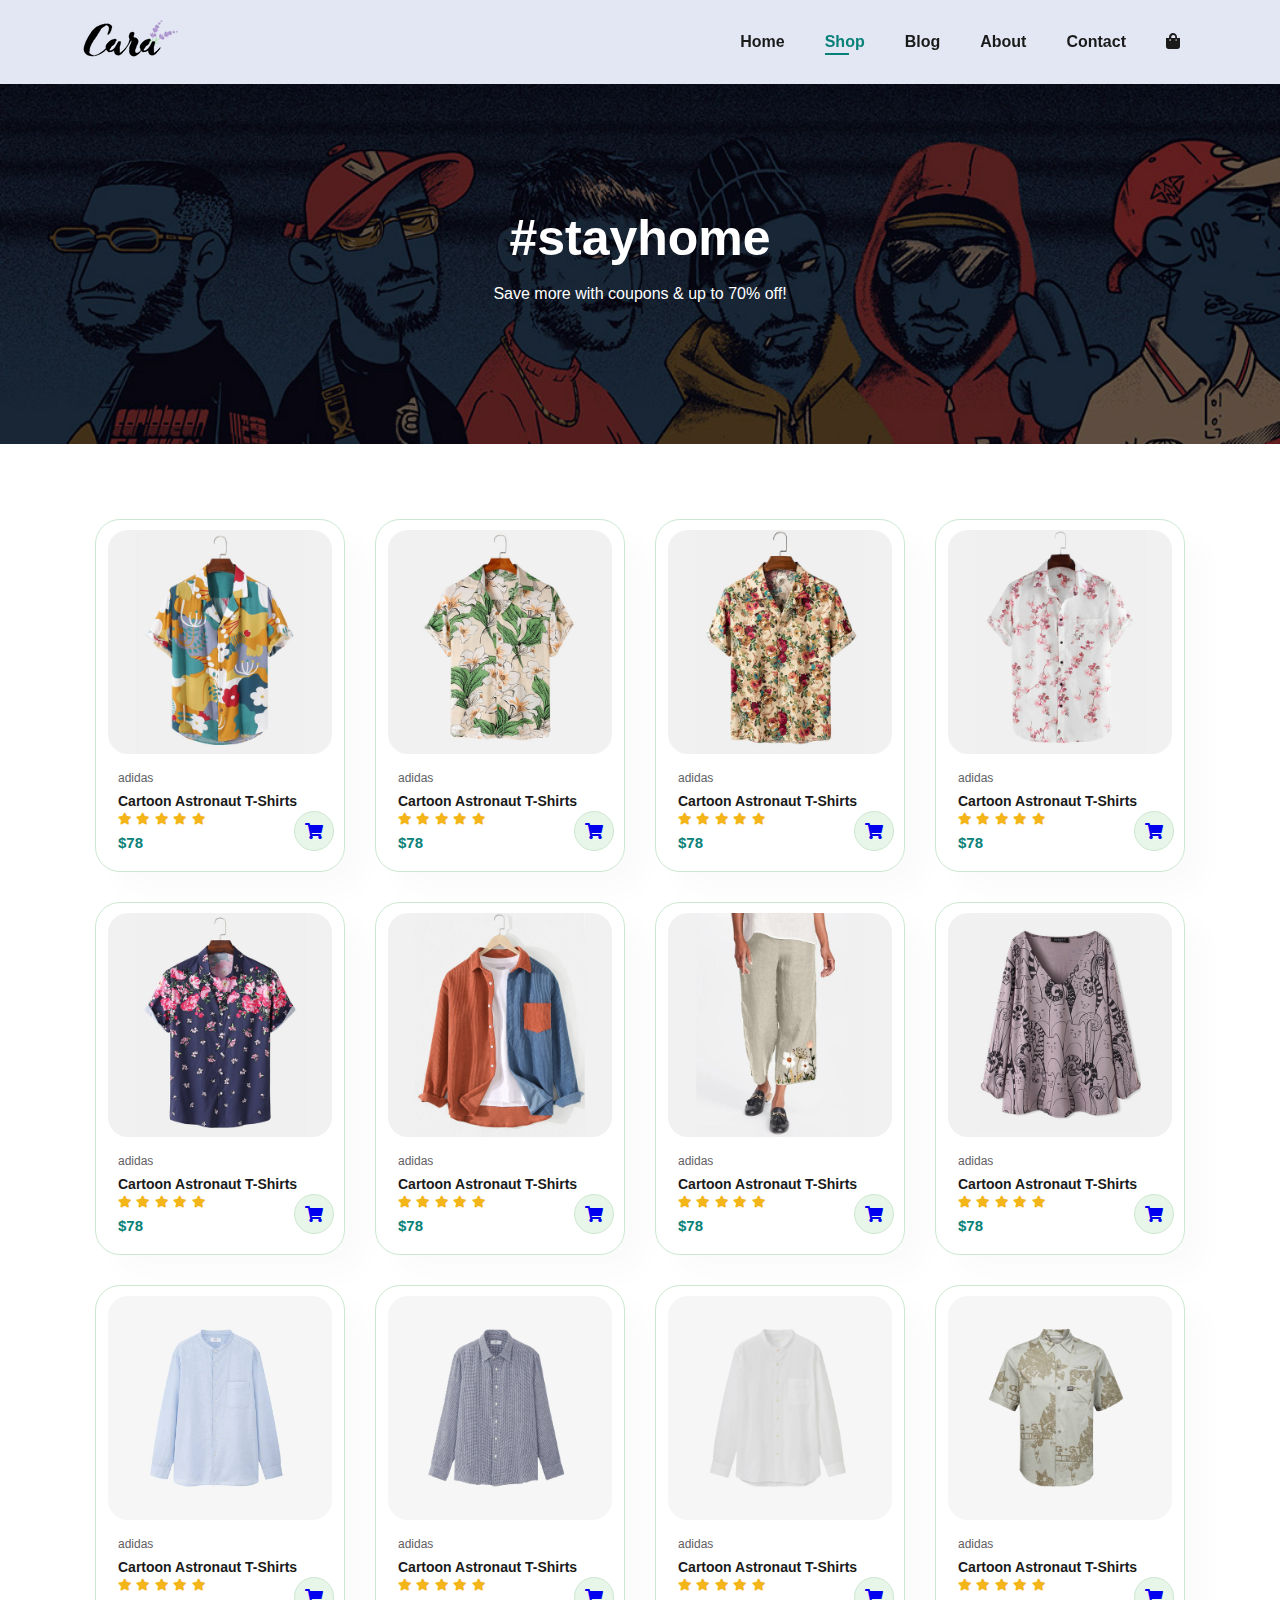
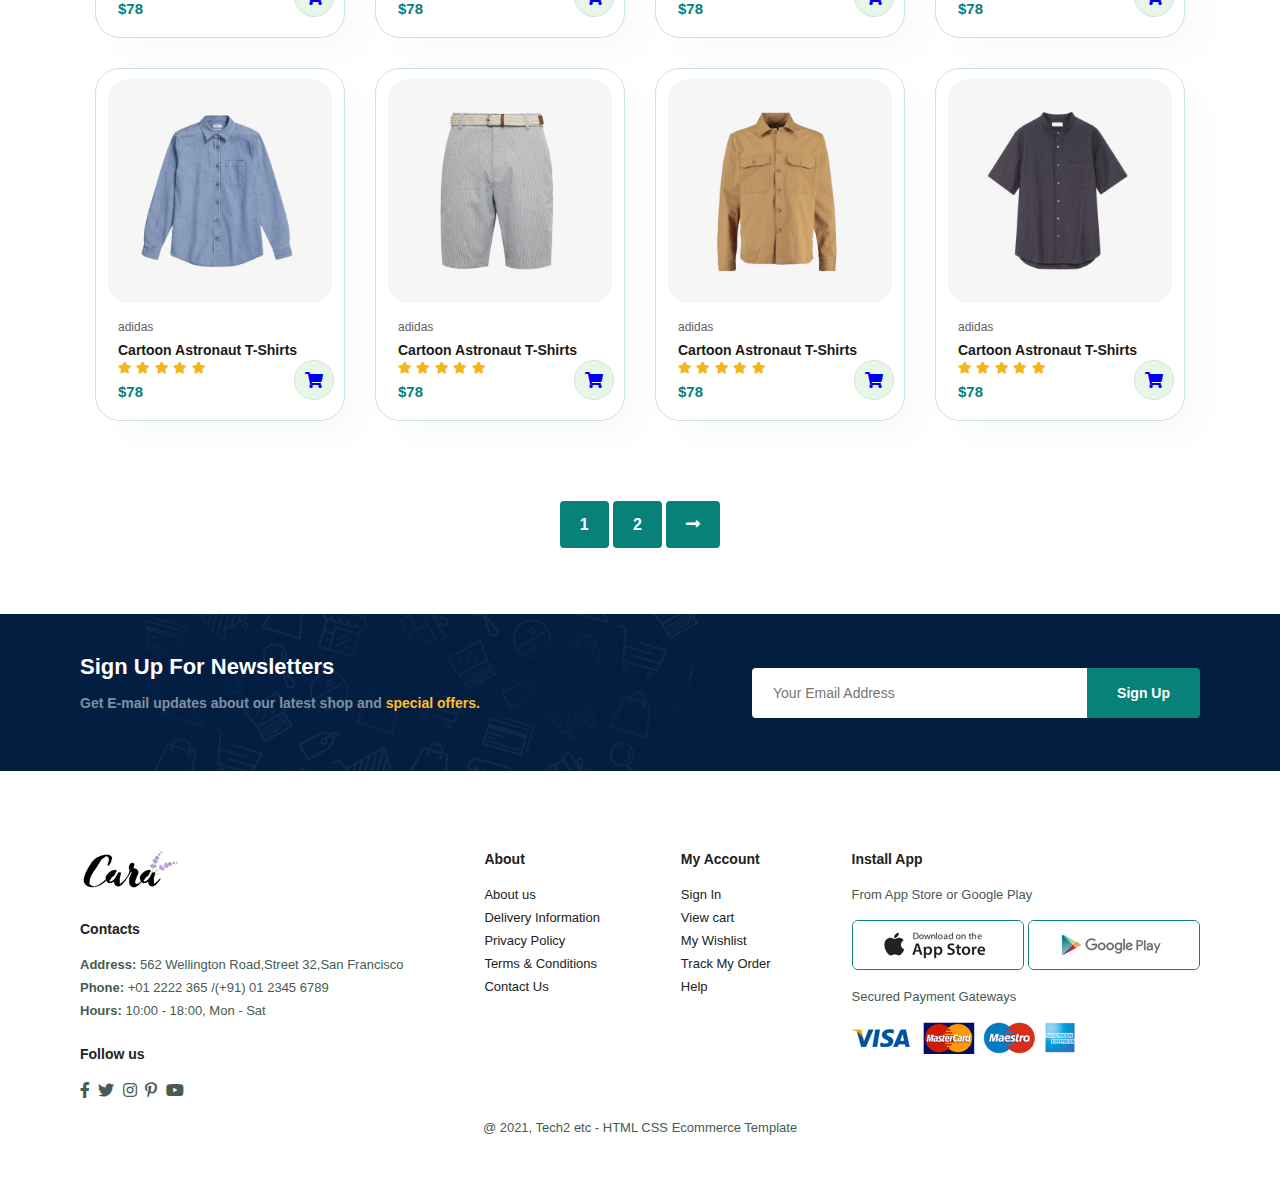
<file: shop.html>
<!DOCTYPE html>
<html lang="en">

<head>
    <meta charset="UTF-8">
    <meta http-equiv="X-UA-Compatible" content="IE=edge">
    <meta name="viewport" content="width=device-width, initial-scale=1.0">
    <title>Ecommerce webpage</title>
    <link rel="stylesheet" href="https://use.fontawesome.com/releases/v5.15.4/css/all.css" />
    <link rel="stylesheet" href="css/custom.css">
</head>
<body>
   <section id="header">
    <a href="#"><img src="img/logo.png" class="logo" alt=""></a>

      <div>
        <ul id="navbar">
            <li><a href="index.html">Home</a></li> 
            <li><a  class="active" href="shop.html">Shop</a></li> 
            <li><a href="blog.html">Blog</a></li> 
            <li><a href="about.html">About</a></li> 
            <li><a href="contact.html">Contact</a></li> 
            <li id="lg-bag"><a href="cart.html"><i class="fas fa-shopping-bag"></i></a></li> 
            <a href="#" id="close"><i class="fas fa-times"></i></a>
        
        </ul>

      </div>
      <div id="mobile">
        <a href="cart.html"><i class="fas fa-shopping-bag"></i></a>
        <i id="bar" class="fas fa-outdent"></i>
      </div>


   </section>

   <section id="page-header">
    <h2>#stayhome</h2>
    <p>Save more with coupons & up to 70% off!</p>
    </section>

   
   <section id="product1" class="section-p1">
   
   
   <div class="pro-container">
    <div class="pro" onclick="window.location.href='sproduct.html';">
      <img src="img/products/f1.jpg" alt="">
      <div class="des">
        <span>adidas</span>
        <h5>Cartoon Astronaut T-Shirts</h5>
        <div class="star">
          <i class="fas fa-star"></i>
          <i class="fas fa-star"></i> 
          <i class="fas fa-star"></i>
          <i class="fas fa-star"></i>
          <i class="fas fa-star"></i>
        </div>
        <h4>$78</h4>
      </div>
      <div class="carting"><a href="#" ><i class="fas fa-shopping-cart"></i></i> </a></div>
    </div>
    <div class="pro">
      <img src="img/products/f2.jpg" alt="">
      <div class="des">
        <span>adidas</span>
        <h5>Cartoon Astronaut T-Shirts</h5>
        <div class="star">
          <i class="fas fa-star"></i>
          <i class="fas fa-star"></i> 
          <i class="fas fa-star"></i>
          <i class="fas fa-star"></i>
          <i class="fas fa-star"></i>
        </div>
        <h4>$78</h4>
      </div>
      <div class="carting"><a href="#" ><i class="fas fa-shopping-cart"></i></i> </a></div>
    </div>
    <div class="pro">
      <img src="img/products/f3.jpg" alt="">
      <div class="des">
        <span>adidas</span>
        <h5>Cartoon Astronaut T-Shirts</h5>
        <div class="star">
          <i class="fas fa-star"></i>
          <i class="fas fa-star"></i> 
          <i class="fas fa-star"></i>
          <i class="fas fa-star"></i>
          <i class="fas fa-star"></i>
        </div>
        <h4>$78</h4>
      </div>
      <div class="carting"><a href="#" ><i class="fas fa-shopping-cart"></i></i> </a></div>
    </div>
    <div class="pro">
      <img src="img/products/f4.jpg" alt="">
      <div class="des">
        <span>adidas</span>
        <h5>Cartoon Astronaut T-Shirts</h5>
        <div class="star">
          <i class="fas fa-star"></i>
          <i class="fas fa-star"></i> 
          <i class="fas fa-star"></i>
          <i class="fas fa-star"></i>
          <i class="fas fa-star"></i>
        </div>
        <h4>$78</h4>
      </div>
      <div class="carting"><a href="#" ><i class="fas fa-shopping-cart"></i></i> </a></div>
    </div>
    <div class="pro">
      <img src="img/products/f5.jpg" alt="">
      <div class="des">
        <span>adidas</span>
        <h5>Cartoon Astronaut T-Shirts</h5>
        <div class="star">
          <i class="fas fa-star"></i>
          <i class="fas fa-star"></i> 
          <i class="fas fa-star"></i>
          <i class="fas fa-star"></i>
          <i class="fas fa-star"></i>
        </div>
        <h4>$78</h4>
      </div>
      <div class="carting"><a href="#" ><i class="fas fa-shopping-cart"></i></i> </a></div>
    </div>
    <div class="pro">
      <img src="img/products/f6.jpg" alt="">
      <div class="des">
        <span>adidas</span>
        <h5>Cartoon Astronaut T-Shirts</h5>
        <div class="star">
          <i class="fas fa-star"></i>
          <i class="fas fa-star"></i> 
          <i class="fas fa-star"></i>
          <i class="fas fa-star"></i>
          <i class="fas fa-star"></i>
        </div>
        <h4>$78</h4>
      </div>
      <div class="carting"><a href="#" ><i class="fas fa-shopping-cart"></i></i> </a></div>
    </div>
    <div class="pro">
      <img src="img/products/f7.jpg" alt="">
      <div class="des">
        <span>adidas</span>
        <h5>Cartoon Astronaut T-Shirts</h5>
        <div class="star">
          <i class="fas fa-star"></i>
          <i class="fas fa-star"></i> 
          <i class="fas fa-star"></i>
          <i class="fas fa-star"></i>
          <i class="fas fa-star"></i>
        </div>
        <h4>$78</h4>
      </div>
      <div class="carting"><a href="#" ><i class="fas fa-shopping-cart"></i></i> </a></div>
    </div>
    <div class="pro">
      <img src="img/products/f8.jpg" alt="">
      <div class="des">
        <span>adidas</span>
        <h5>Cartoon Astronaut T-Shirts</h5>
        <div class="star">
          <i class="fas fa-star"></i>
          <i class="fas fa-star"></i> 
          <i class="fas fa-star"></i>
          <i class="fas fa-star"></i>
          <i class="fas fa-star"></i>
        </div>
        <h4>$78</h4>
      </div>
      <div class="carting"><a href="#" ><i class="fas fa-shopping-cart"></i></i> </a></div>
    </div>
   
     <div class="pro">
       <img src="img/products/n1.jpg" alt="">
       <div class="des">
         <span>adidas</span>
         <h5>Cartoon Astronaut T-Shirts</h5>
         <div class="star">
           <i class="fas fa-star"></i>
           <i class="fas fa-star"></i> 
           <i class="fas fa-star"></i>
           <i class="fas fa-star"></i>
           <i class="fas fa-star"></i>
         </div>
         <h4>$78</h4>
       </div>
       <div class="carting"><a href="#" ><i class="fas fa-shopping-cart"></i></i> </a></div>
     </div>
     <div class="pro">
       <img src="img/products/n2.jpg" alt="">
       <div class="des">
         <span>adidas</span>
         <h5>Cartoon Astronaut T-Shirts</h5>
         <div class="star">
           <i class="fas fa-star"></i>
           <i class="fas fa-star"></i> 
           <i class="fas fa-star"></i>
           <i class="fas fa-star"></i>
           <i class="fas fa-star"></i>
         </div>
         <h4>$78</h4>
       </div>
       <div class="carting"><a href="#" ><i class="fas fa-shopping-cart"></i></i> </a></div>
     </div>
     <div class="pro">
       <img src="img/products/n3.jpg" alt="">
       <div class="des">
         <span>adidas</span>
         <h5>Cartoon Astronaut T-Shirts</h5>
         <div class="star">
           <i class="fas fa-star"></i>
           <i class="fas fa-star"></i> 
           <i class="fas fa-star"></i>
           <i class="fas fa-star"></i>
           <i class="fas fa-star"></i>
         </div>
         <h4>$78</h4>
       </div>
       <div class="carting"><a href="#" ><i class="fas fa-shopping-cart"></i></i> </a></div>
     </div>
     <div class="pro">
       <img src="img/products/n4.jpg" alt="">
       <div class="des">
         <span>adidas</span>
         <h5>Cartoon Astronaut T-Shirts</h5>
         <div class="star">
           <i class="fas fa-star"></i>
           <i class="fas fa-star"></i> 
           <i class="fas fa-star"></i>
           <i class="fas fa-star"></i>
           <i class="fas fa-star"></i>
         </div>
         <h4>$78</h4>
       </div>
       <div class="carting"><a href="#" ><i class="fas fa-shopping-cart"></i></i> </a></div>
     </div>
     <div class="pro">
       <img src="img/products/n5.jpg" alt="">
       <div class="des">
         <span>adidas</span>
         <h5>Cartoon Astronaut T-Shirts</h5>
         <div class="star">
           <i class="fas fa-star"></i>
           <i class="fas fa-star"></i> 
           <i class="fas fa-star"></i>
           <i class="fas fa-star"></i>
           <i class="fas fa-star"></i>
         </div>
         <h4>$78</h4>
       </div>
       <div class="carting"><a href="#" ><i class="fas fa-shopping-cart"></i></i> </a></div>
     </div>
     <div class="pro">
       <img src="img/products/n6.jpg" alt="">
       <div class="des">
         <span>adidas</span>
         <h5>Cartoon Astronaut T-Shirts</h5>
         <div class="star">
           <i class="fas fa-star"></i>
           <i class="fas fa-star"></i> 
           <i class="fas fa-star"></i>
           <i class="fas fa-star"></i>
           <i class="fas fa-star"></i>
         </div>
         <h4>$78</h4>
       </div>
       <div class="carting"><a href="#" ><i class="fas fa-shopping-cart"></i></i> </a></div>
     </div>
     <div class="pro">
       <img src="img/products/n7.jpg" alt="">
       <div class="des">
         <span>adidas</span>
         <h5>Cartoon Astronaut T-Shirts</h5>
         <div class="star">
           <i class="fas fa-star"></i>
           <i class="fas fa-star"></i> 
           <i class="fas fa-star"></i>
           <i class="fas fa-star"></i>
           <i class="fas fa-star"></i>
         </div>
         <h4>$78</h4>
       </div>
       <div class="carting"><a href="#" ><i class="fas fa-shopping-cart"></i></i> </a></div>
     </div>
     <div class="pro">
       <img src="img/products/n8.jpg" alt="">
       <div class="des">
         <span>adidas</span>
         <h5>Cartoon Astronaut T-Shirts</h5>
         <div class="star">
           <i class="fas fa-star"></i>
           <i class="fas fa-star"></i> 
           <i class="fas fa-star"></i>
           <i class="fas fa-star"></i>
           <i class="fas fa-star"></i>
         </div>
         <h4>$78</h4>
       </div>
       <div class="carting"><a href="#" ><i class="fas fa-shopping-cart"></i></i> </a></div>
     </div>
    </div>
   </section>

   <section id="pagination" class="section-p1">
    <a href="#">1</a>
    <a href="#">2</a>
    <a href="#"><i class="fas fa-long-arrow-alt-right"></i></a>
   </section>

   <section id="newsletter" class="section-p1 section-m1">
    <div class="newstext">
      <h4>Sign Up For Newsletters </h4>
      <p>Get E-mail updates about our latest shop and <span>special offers.</span>
      </p>
    </div>
    <div class="form">
      <input type ="text" placeholder="Your Email Address">
      <button class="normal">Sign Up</button>
    </div>
   </section>

   <footer class="section-p1">
      <div class="col">
        <img class="logo" src="img/logo.png" alt="">
        <h4>Contacts</h4>
        <p><strong>Address:</strong> 562 Wellington Road,Street 32,San Francisco</p>
        <p><strong>Phone:</strong> +01 2222 365 /(+91) 01 2345 6789</p>
        <p><strong>Hours:</strong> 10:00 - 18:00, Mon - Sat</p>
        <div class="follow">
          <h4>Follow us</h4>
          <div class="icon">
            <i class="fab fa-facebook-f"></i>
            <i class="fab fa-twitter"></i>
            <i class="fab fa-instagram"></i>
            <i class="fab fa-pinterest-p"></i>
            <i class="fab fa-youtube"></i>
          </div>
        </div>
      </div>

      <div class="col">
        <h4>About</h4>
        <a href="#">About us</a>
        <a href="#">Delivery Information</a>
        <a href="#">Privacy Policy</a>
        <a href="#">Terms & Conditions</a>
        <a href="#">Contact Us</a>
      </div>

      <div class="col">
        <h4>My Account</h4>
        <a href="#">Sign In</a>
        <a href="#">View cart</a>
        <a href="#">My Wishlist</a>
        <a href="#">Track My Order</a>
        <a href="#">Help</a>
      </div>

      <div class="col install">
        <h4>Install App</h4>
        <p>From App Store or Google Play</p>
        <div class="row">
          <img src="img/pay/app.jpg" alt="">
          <img src="img/pay/play.jpg" alt="">
        </div>
        <p>Secured Payment Gateways</p>
        <img src="img/pay/pay.png" alt="">
      </div>

      <div class="copyright">
        <p>@ 2021, Tech2 etc - HTML CSS Ecommerce Template</p>
      </div>
   </footer>
  
    <script src="js/app.js"></script>
</body>
</file>
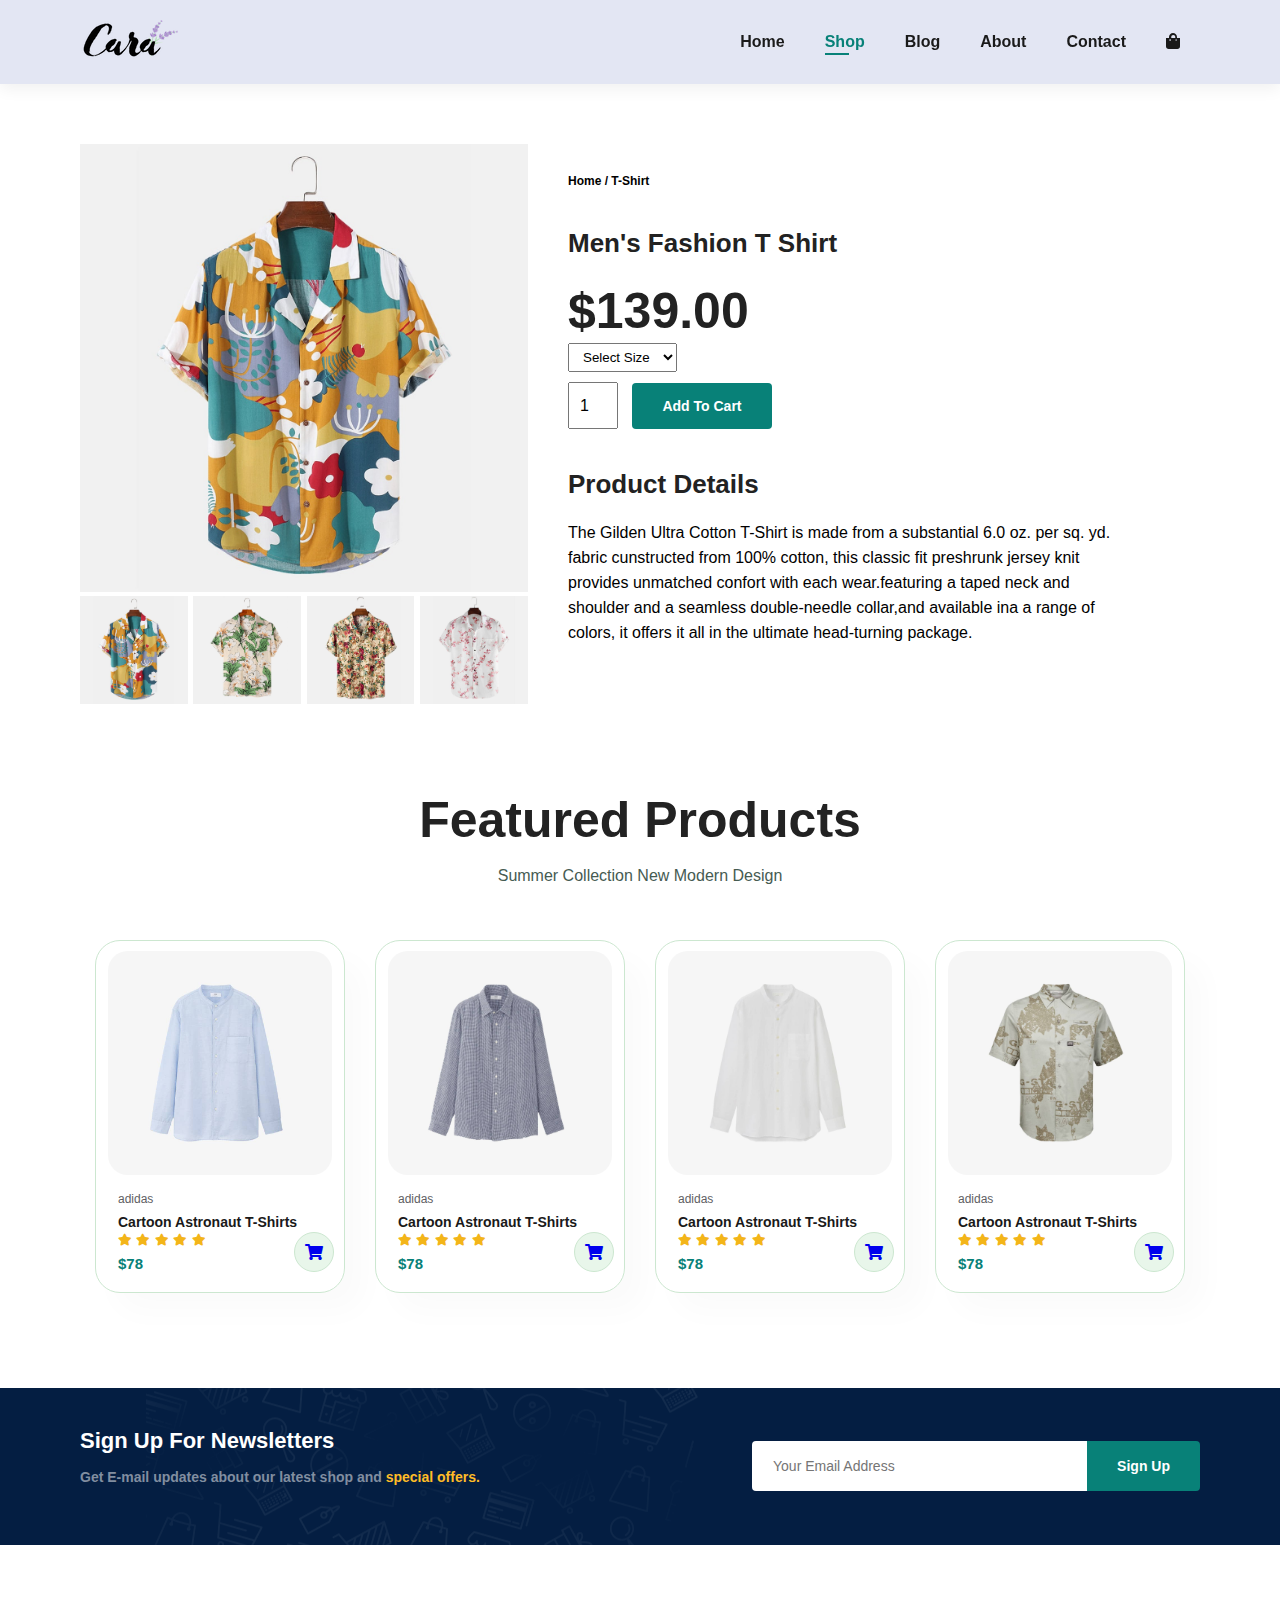
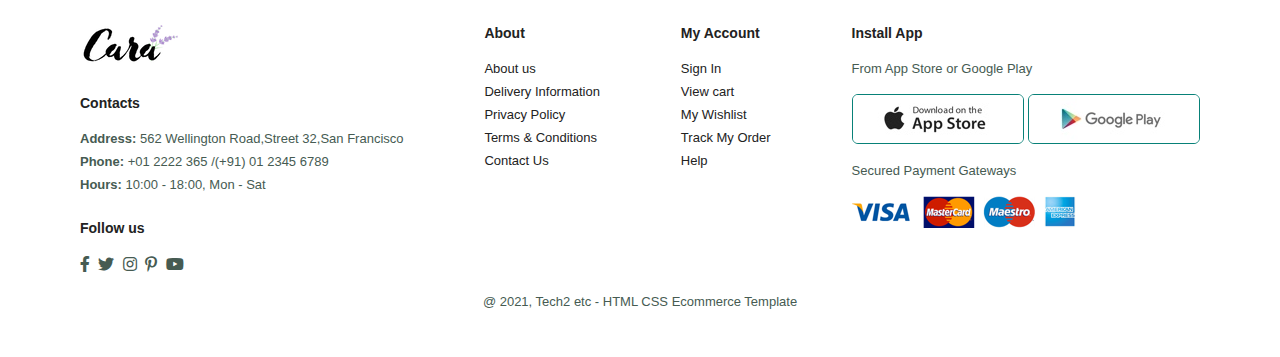
<file: sproduct.html>
<!DOCTYPE html>
<html lang="en">

<head>
    <meta charset="UTF-8">
    <meta http-equiv="X-UA-Compatible" content="IE=edge">
    <meta name="viewport" content="width=device-width, initial-scale=1.0">
    <title>Ecommerce webpage</title>
    <link rel="stylesheet" href="https://use.fontawesome.com/releases/v5.15.4/css/all.css" />
    <link rel="stylesheet" href="css/custom.css">
</head>
<body>
   <section id="header">
    <a href="#"><img src="img/logo.png" class="logo" alt=""></a>

      <div>
        <ul id="navbar">
            <li><a href="index.html">Home</a></li> 
            <li><a  class="active" href="shop.html">Shop</a></li> 
            <li><a href="blog.html">Blog</a></li> 
            <li><a href="about.html">About</a></li> 
            <li><a href="contact.html">Contact</a></li> 
            <li id="lg-bag"><a href="cart.html"><i class="fas fa-shopping-bag"></i></a></li> 
            <a href="#" id="close"><i class="fas fa-times"></i></a>
        
        </ul>

      </div>
      <div id="mobile">
        <a href="cart.html"><i class="fas fa-shopping-bag"></i></a>
        <i id="bar" class="fas fa-outdent"></i>
      </div>


   </section>

  <section id="prodetails" class="section-p1">
    <div class="single-pro-image">
        <img src="img/products/f1.jpg" width="100%" id="MainImg" alt="" >

        <div class="small-img-group">
            <div class="small-img-col">
                <img src="img/products/f1.jpg" width="100%" class="small-img" alt="">
            </div>
            <div class="small-img-col">
                <img src="img/products/f2.jpg" width="100%" class="small-img" alt="">
            </div>
            <div class="small-img-col">
                <img src="img/products/f3.jpg" width="100%" class="small-img" alt="">
            </div>
            <div class="small-img-col">
                <img src="img/products/f4.jpg" width="100%" class="small-img" alt="">
            </div>
        </div>
    </div>

    <div class="single-pro-details">
        <h6>Home / T-Shirt</h6>
        <h4>Men's Fashion T Shirt</h4>
        <h2>$139.00</h2>
        <select>
            <option>Select Size</option>
            <option>XL</option>
            <option>XXL</option>
            <option>Small</option>
            <option>Large</option>

        </select>
        <input type="number" value="1" min="1" max="999">
        <button class="normal">Add To Cart</button>
        <h4>Product Details</h4>
        <span>The Gilden Ultra Cotton T-Shirt is made from a substantial 6.0 oz. per
            sq. yd. fabric cunstructed from 100% cotton, this classic fit preshrunk
            jersey knit provides unmatched confort with each wear.featuring a taped neck
            and shoulder and a seamless double-needle collar,and available ina a range
            of colors, it offers it all in the ultimate head-turning package.  
        </span>
    </div>
  </section>

  <section id="product1" class="section-p1">
    <h2>Featured Products</h2>
    <p>Summer Collection New Modern Design</p>
    <div class="pro-container">
     <div class="pro">
       <img src="img/products/n1.jpg" alt="">
       <div class="des">
         <span>adidas</span>
         <h5>Cartoon Astronaut T-Shirts</h5>
         <div class="star">
           <i class="fas fa-star"></i>
           <i class="fas fa-star"></i> 
           <i class="fas fa-star"></i>
           <i class="fas fa-star"></i>
           <i class="fas fa-star"></i>
         </div>
         <h4>$78</h4>
       </div>
       <div class="carting"><a href="#" ><i class="fas fa-shopping-cart"></i></i> </a></div>
     </div>
     <div class="pro">
       <img src="img/products/n2.jpg" alt="">
       <div class="des">
         <span>adidas</span>
         <h5>Cartoon Astronaut T-Shirts</h5>
         <div class="star">
           <i class="fas fa-star"></i>
           <i class="fas fa-star"></i> 
           <i class="fas fa-star"></i>
           <i class="fas fa-star"></i>
           <i class="fas fa-star"></i>
         </div>
         <h4>$78</h4>
       </div>
       <div class="carting"><a href="#" ><i class="fas fa-shopping-cart"></i></i> </a></div>
     </div>
     <div class="pro">
       <img src="img/products/n3.jpg" alt="">
       <div class="des">
         <span>adidas</span>
         <h5>Cartoon Astronaut T-Shirts</h5>
         <div class="star">
           <i class="fas fa-star"></i>
           <i class="fas fa-star"></i> 
           <i class="fas fa-star"></i>
           <i class="fas fa-star"></i>
           <i class="fas fa-star"></i>
         </div>
         <h4>$78</h4>
       </div>
       <div class="carting"><a href="#" ><i class="fas fa-shopping-cart"></i></i> </a></div>
     </div>
     <div class="pro">
       <img src="img/products/n4.jpg" alt="">
       <div class="des">
         <span>adidas</span>
         <h5>Cartoon Astronaut T-Shirts</h5>
         <div class="star">
           <i class="fas fa-star"></i>
           <i class="fas fa-star"></i> 
           <i class="fas fa-star"></i>
           <i class="fas fa-star"></i>
           <i class="fas fa-star"></i>
         </div>
         <h4>$78</h4>
       </div>
       <div class="carting"><a href="#" ><i class="fas fa-shopping-cart"></i></i> </a></div>
     </div>
     
   </section>


   <section id="newsletter" class="section-p1 section-m1">
    <div class="newstext">
      <h4>Sign Up For Newsletters </h4>
      <p>Get E-mail updates about our latest shop and <span>special offers.</span>
      </p>
    </div>
    <div class="form">
      <input type ="text" placeholder="Your Email Address">
      <button class="normal">Sign Up</button>
    </div>
   </section>

   <footer class="section-p1">
      <div class="col">
        <img class="logo" src="img/logo.png" alt="">
        <h4>Contacts</h4>
        <p><strong>Address:</strong> 562 Wellington Road,Street 32,San Francisco</p>
        <p><strong>Phone:</strong> +01 2222 365 /(+91) 01 2345 6789</p>
        <p><strong>Hours:</strong> 10:00 - 18:00, Mon - Sat</p>
        <div class="follow">
          <h4>Follow us</h4>
          <div class="icon">
            <i class="fab fa-facebook-f"></i>
            <i class="fab fa-twitter"></i>
            <i class="fab fa-instagram"></i>
            <i class="fab fa-pinterest-p"></i>
            <i class="fab fa-youtube"></i>
          </div>
        </div>
      </div>

      <div class="col">
        <h4>About</h4>
        <a href="#">About us</a>
        <a href="#">Delivery Information</a>
        <a href="#">Privacy Policy</a>
        <a href="#">Terms & Conditions</a>
        <a href="#">Contact Us</a>
      </div>

      <div class="col">
        <h4>My Account</h4>
        <a href="#">Sign In</a>
        <a href="#">View cart</a>
        <a href="#">My Wishlist</a>
        <a href="#">Track My Order</a>
        <a href="#">Help</a>
      </div>

      <div class="col install">
        <h4>Install App</h4>
        <p>From App Store or Google Play</p>
        <div class="row">
          <img src="img/pay/app.jpg" alt="">
          <img src="img/pay/play.jpg" alt="">
        </div>
        <p>Secured Payment Gateways</p>
        <img src="img/pay/pay.png" alt="">
      </div>

      <div class="copyright">
        <p>@ 2021, Tech2 etc - HTML CSS Ecommerce Template</p>
      </div>
   </footer>
   <script>
    var MainImg=document.getElementById("MainImg")
    var smallimg=document.getElementsByClassName("small-img")

    smallimg[0].onclick=function(){
       
        MainImg.src=smallimg[0].src;
    }
    smallimg[1].onclick=function(){
       
        MainImg.src=smallimg[1].src;
    }
    smallimg[2].onclick=function(){
       
        MainImg.src=smallimg[2].src;
    }
    smallimg[3].onclick=function(){
       
        MainImg.src=smallimg[3].src;
    }

   </script>
  
    <script src="js/app.js"></script>
</body>
</file>
<file: css/custom.css>
*{
    margin:0;
    padding: 0;
    box-sizing: border-box;
    font-family: 'Spartan',sans-serif;
}
h1{
    font-size:50px;
    line-height:64px;
    color:#222;

}
h2{
    font-size:50px;
    line-height: 64px;
    color:#222

}
h4{
    font-size:20px;
    color:#222
}
h6{
    font-weight: 700;
    font-size: 12px;

}
p{
    font-size:16px;
    color:#465b52;
    margin:15px 0 20px 0;
}
.section-p1{
    padding: 40px 80px;
}
.section-m1{
    margin:40px 0;
}
button.normal{
    font-size: 14px;
    font-weight: 600;
    padding: 15px 30px;
    color:#000;
    background-color: #fff;
    border-radius: 4px;
    cursor:pointer;
    border: none;
    outline: none;
    transition: 0.2s;
}
button.white {
    font-size: 13px;
    font-weight: 600;
    padding: 11px 18px;
    color:#fff;
    background-color:transparent;
    border-radius: 4px;
    cursor:pointer;
    border:1px solid #fff;
    outline: none;
    transition: 0.2s;
}
body{
    width:100%;
}

#header{
    display:flex;
    align-items: center;
    justify-content: space-between;
    padding: 20px 80px;
    background: #E3E6F3;
    box-shadow:0 5px 15px rgba(0,0,0,0.06);
    z-index: 999;
    position: sticky;
    top:0;
    left: 0;
}
#navbar{
    display:flex;
    align-items: center;
    justify-content: center;
}
#navbar li{
    list-style: none;
    padding:0 20px;
    position: relative;
}
#navbar li a{
    text-decoration: none;
    font-size: 16px;
    font-weight: 600;
    color: #1a1a1a;
    transition: 0.3s ease;

}
#navbar li a:hover,
#navbar li a.active{

    color:#088178;

}
#navbar li a.active::after,
#navbar li a:hover::after
{
    content:"";
    width:30%;
    height:2px;
    background: #088178;
    position:absolute;
    bottom:-4px;
    left:20px;
}
#mobile{
    display: none;
    align-items: center;
}
#close{
    display: none;
}
#hero{
    background-image: url("../img/hero4.png");
    height: 90vh;
    width: 100%;
    background-size: cover;
    background-position: top 25% right 0;
    padding:0 80px;
    display:flex;
    flex-direction: column;
    align-items: flex-start;
    justify-content: center;
}
#hero h4{
    padding-bottom: 15px;
}
#hero h1{
    color:#088178;
}
#hero button{
    background-image: url("../img/button.png");
    background-color: transparent;
    color:#088178;
    border:0;
    padding:14px 80px 14px 65px;
    background-repeat: no-repeat;
    cursor: pointer;
    font-weight: 700;
    font-size: 15px;
}
#feature{
    display: flex;
    align-items: center;
    justify-content: space-between;
    flex-wrap: wrap;
    
}
#feature .fe-box{
    width: 180px;
    text-align: center;
    padding: 25px 15px;
    box-shadow: 20px 20px 34px rgba(0,0,0,0.03);
    border:1px solid #cce7d0;
    border-radius: 4px;
    margin: 15px 0;

}
#feature .fe-box:hover {
    box-shadow: 15px 15px 54px rgba(61, 52, 230, 0.1);
}
#feature .fe-box img{
    width: 100%;
    margin-bottom: 10px;
}
#feature .fe-box h6{
    display: inline-block;
    padding:9px 8px 6px 8px;
    line-height: 1;
    border-radius: 4px;
    color: #088178;
    background-color: #fddde4;
}
#feature .fe-box:nth-child(2) h6{
    background-color: #cdebbc;

}
#feature .fe-box:nth-child(3) h6{
    background-color: #d1e8f2;

}
#feature .fe-box:nth-child(4) h6{
    background-color: #cdd4f8;

}
#feature .fe-box:nth-child(5) h6{
    background-color: #f6dbf6;

}
#feature .fe-box:nth-child(6) h6{
    background-color: #fff2e5;

}
#product1 {
    text-align: center;
   
}
#product1 .pro-container{
    display: flex;
    justify-content: space-between;
    padding-top: 20px;
    flex-wrap: wrap;
}
#product1 .pro{
    width: 22%;
    min-width:250px;
    padding:10px 12px;
    border:1px solid #cce7d0;
    border-radius: 25px;
    cursor: pointer;
    box-shadow: 20px 20px 30px rgba(0,0,0,0.02);
    margin: 15px;
    transition: 0.2s ease;
    position: relative;
}
#product1 .pro:hover{
    box-shadow: 20px 20px 30px rgba(0,0,0,0.06);
}
#product1 .pro img{
    width:100%;
    border-radius: 20px;
}
#product1 .pro .des{
    text-align: start;
    padding: 10px;
}
#product1 .pro .des span{
    color :#606063;
    font-size: 12px;
}

#product1 .pro .des h5{
    padding-top:7px;
    color:#1a1a1a;
    font-size : 14px;
}
#product1 .pro .des i{
    font-size: 12px;
    color:rgb(243,181, 25)
}
#product1 .pro .des h4{
    padding-top: 7px;
    font-size: 15px;
    font-weight: 700;
    color:#088178;
}
#product1 .pro .carting{
    width: 40px;
    height:40px;
    line-height: 40px;
    border-radius: 50px;
    background-color: #e8f6ea;
    font-weight: 500;
    color:#088178;
    border: 1px solid #cce7d0;
    position: absolute;
    bottom: 20px;
    right:10px;
}
#banner{
    display: flex;
    flex-direction: column;
    justify-content: center;
    align-items: center;
    text-align: center;
    background-image: url(../img/banner/b2.jpg);
    width:100%;
    height: 35vh;
    background-size: cover;
    background-position: center;
}
#banner h4{
    color:#fff;
    font-size: 16px;
    
}
#banner h2{
    color:#fff;
    font-size: 30px;
    padding: 10px 0;
    
}
#banner h2 span{
    color: #ef3636;
}
#banner button:hover{
    background:#088178;
    color:#fff;
}
#sm-banner{
    display:flex;
    justify-content: space-between;
    flex-wrap: wrap;
}
#sm-banner .banner-box{

  display: flex;
    flex-direction: column;
    justify-content: center;
    align-items:flex-start;
    padding: 30px;
    background-image: url(../img/banner/b17.jpg);
    min-width :580px;
    height: 50vh;
    background-size: cover;
    background-position: center;

}
#sm-banner .banner-box2{
    background-image: url(../img/banner/b10.jpg);
}
#sm-banner h4{
    color:#fff;
    font-size: 20px;
    font-weight: 300;
}
#sm-banner h2{
    color:#fff;
    font-size: 28px;
    font-weight: 800;
}
#sm-banner span{
    color:#fff;
    font-size: 14px;
    font-weight: 500;
    padding-bottom: 15px;
}
#sm-banner .banner-box:hover button{
    background: #088178;
    border:1px solid #088178;

}
#banner3{
    display:flex;
    justify-content: space-between;
    flex-wrap: wrap;
    padding:0 80px;
}
#banner3 .banner-box{
    display: flex;
    flex-direction: column;
    justify-content: center;
    align-items:flex-start;
    padding: 30px;
    background-image: url(../img/banner/b7.jpg);
    min-width :30%;
    height: 30vh;
    background-size: cover;
    background-position: center;
    padding:20px;
    margin-bottom: 20px;

}
#banner3 .banner-box2{
    background-image: url(../img/banner/b4.jpg);
}
#banner3 .banner-box3{
    background-image: url(../img/banner/b18.jpg);
}

#banner3 h2{
    color:#fff;
    font-weight: 900;
    font-size: 22px;

}
#banner3 h3{
    color:#ec544e;
    font-weight: 800;
    font-size: 15px;
    
}
#newsletter{
    display:flex;
    justify-content: space-between;
    flex-wrap: wrap;
    align-items: center;
    background-image: url(../img/banner/b14.png);
    background-repeat: no-repeat;
    background-position: 20% 30%;
    background-color: #041e42;
}
#newsletter h4{
    font-size: 22px;
    font-weight: 700;
    color:#fff;
   
}
#newsletter p{
    font-size:14px;
    font-weight: 600;
    color:#818ea0;

}
#newsletter p span{
    color:#ffbd27;
}
#newsletter .form{
    display: flex;
    width:40%;
}
#newsletter input{
    height:3.125rem;
    padding:0 1.25rem;
    font-size: 14px;
    width:100%;
    border:1px solid transparent;
    border-radius: 4px;
    outline: none;
    border-top-right-radius: 0;
    border-bottom-right-radius: 0;
}

#newsletter button{
    background-color: #088178;
    color:#fff;
    white-space: nowrap;
    border-top-left-radius: 0;
    border-bottom-left-radius: 0;
}

footer{
    display: flex;
    flex-wrap: wrap;
    justify-content: space-between;
}
footer .col{
    display: flex;
    flex-direction: column;
    align-items: flex-start;
    margin-bottom: 20px;
}
footer .logo{
    margin-bottom: 30px;
}
footer h4{
    font-size: 14px;
    padding-bottom: 20px;
}
footer p{
    font-size: 13px;
    margin:0 0 8px 0;
}
footer a{
    font-size: 13px;
    text-decoration: none;
    color:#222;
    margin: 0 0 8px 0;
}
footer .follow{
    margin-top: 20px;
}

footer .follow i{
    color:#465b52;
    padding-right:4px;
    cursor:pointer;
}
footer .install .row img{
    border: 1px solid #088178;
    border-radius:6px;

}
footer .install img{
    margin:10px 0 15px 0;
}
footer .follow i:hover,
footer a:hover{
    color:#088178;
}
footer .copyright{
    width:100%;
    text-align: center;
}

#page-header{
    background-image: url("../img/banner/b1.jpg");
    width: 100%;
    height:40vh;
    background-size: cover;
    display:flex;
    justify-content: center;
    text-align: center;
    flex-direction: column;
    padding: 14px;
}
#page-header h2,
#page-header p{
    color: white;

}
#pagination{
    text-align: center;
}
#pagination a{
    text-decoration: none;
    background-color: #088178;
    padding:15px 20px;
    border-radius:4px;
    color: #fff;
    font-weight: 600;
}
#pagination a i{
    font-size: 16px;
    font-weight: 600;
}
#prodetails{
    display:flex;
    margin-top: 20px;

}

#prodetails .single-pro-image{
width:40%;
margin-right: 40px;
}
.small-img-group{
    display: flex;
    justify-content: space-between;
}
.small-img-col{
    flex-basis: 24%;
    cursor: pointer;
}
#prodetails .single-pro-details{
    width:50%;
    padding-top: 30px;
}
#prodetails .single-pro-details h4{
    padding: 40px 0 20px 0;
}
#prodetails .single-pro-details h4{
   font-size: 26px;

}
#prodetails .single-pro-details select{
    display: block;
    padding: 5px 10px;
    margin-bottom: 10px;

}
#prodetails .single-pro-details input{
    width:50px;
    height:47px;
    padding-left:10px;
    font-size:16px;
    margin-right: 10px;
   
}
#prodetails .single-pro-details input:focus{
outline: none;
}
#prodetails .single-pro-details button{
    background: #088178;
    color: #fff;
}
#prodetails .single-pro-details span{
    line-height: 25px;
}

/*blog-page*/
#page-header.blog-header{
    background-image: url("../img/banner/b19.jpg");
   
}
#blog{
    padding:150px 150px 0 150px;
}
#blog .blog-box{
    display:flex;
    align-items: center;
    width:100%;
    position: relative;
    padding-bottom: 90px;

}
#blog .blog-img{
    width: 50%;
    margin-right: 40px;
}
#blog img{
    width:100%;
    height:300px;
    object-fit: cover;
}

#blog .blog-details{
    width: 50%;
}
#blog .blog-details a{
   text-decoration: none;
   font-size: 11px;
   color:#000;
   font-weight: 700;
   position: relative;
   transition: 0.3s;
}
#blog .blog-details a::after{
    content: "";
    width:50px;
    height:1px;
    background-color: #000;
    position: absolute;
    top:4px;
    right:-60px;
}
#blog .blog-details a:hover{
    color:#088178;
}
#blog .blog-details a:hover::after{
    background-color: #088178;
}
#blog .blog-box h1{
    position: absolute;
    top: -40px;
    left: 0;
    font-size: 70px;
    font-weight: 700;
    color: #c9cbce;
    z-index: -9;
}
/*about-page*/

#page-header.about-header{
    background-image: url("../img/about/banner.png");
   
}
#about-head{
    display: flex;
    align-items: center;
}
#about-head img{
    width:50%;
    height: auto;
}
#about-head div{
padding-left: 40px;
}
#about-app{
    text-align: center;

}
#about-app .video{
    width:70%;
    height:100%;
    margin: 30px auto 0 auto;
}
#about-app .video video{
    width:100%;
    height:100%;
   border-radius: 28px;
}

/* Contact Page */
#contact-details{
    display: flex;
    align-items: center;
    justify-content: space-between;
}
#contact-details .details{
    width: 40%;

}
#contact-details .details span,
#form-details form span{
    font-size: 12px;
}
#contact-details .details h2,
#form-details form h2
{
    font-size: 26px;
    line-height: 35px;
    padding: 20px 0;
}
#contact-details .details h3{
    font-size: 16px;
    padding-bottom: 15px;
}
#contact-details .details li{
    list-style: none;
    display: flex;
    padding: 10px 0;
}
#contact-details .details li i{
    font-size: 14px;
    padding-right: 22px;
}
#contact-details .details p{
    margin: 0;
    font-size: 14px;
}
#contact-details .map{
    width: 55%;
    height: 400px;
}
#contact-details .map iframe{
    width: 100%;
    height: 100%;
}
#form-details{
    display:flex;
    justify-content: space-between;
    margin: 30px;
    padding: 80px;
    border:1px solid #e1e1e1;
}
#form-details form{
    width:65%;
    display: flex;
    flex-direction: column;
    align-items: flex-start;


}
#form-details form input,
#form-details form textarea {
    width: 100%;
    padding:12px 15px;
    outline: none;
    margin-bottom: 20px;
    border:1px solid #e1e1e1;
}
#form-details form button{
    background-color: #088178;
    color: white;
}
#form-details .people div{
    padding-bottom: 25px;
    display: flex;
    align-items: flex-start;
}
#form-details .people div img{
    width: 65px;
    height: 65px;
    object-fit: cover;
    margin-right: 15px;
}
#form-details .people div p{
    margin: 0;
    font-size: 13px;
    line-height: 25px;
}
#form-details .people div p span{
    display: block;
    font-size: 16px;
    font-weight: 600;
    color:#000;
}
/* Cart Page */

#cart{
    overflow-x: auto;
}
#cart table{
    width:100%;
    border-collapse: collapse;
    table-layout: fixed;
    white-space: nowrap;
}
#cart table img{
    width:70px;
}
#cart table td:nth-child(1){
    width:100px;
    text-align:center;

}
#cart table td:nth-child(2){
    width:150px;
    text-align:center;

}
#cart table td:nth-child(3){
    width:250px;
    text-align:center;

}
#cart table td:nth-child(4),
#cart table td:nth-child(5),
#cart table td:nth-child(6){
    width:150px;
    text-align:center;

}
#cart table td:nth-child(5) input{
    width:70px;
    padding:10px 5px 10px 15px;
}
#cart table thead{
    border:1px solid #e2e9e1;
    border-left:none;

}
#cart table thead td{
    font-weight: 700;
    text-transform:uppercase;
    font-size: 13px;
    padding:18px 0;
}
#cart table tbody tr td{
    padding-top: 15px;

}
#cart table tbody  td{
    font-size: 13px;
}
#cart-add{
    display: flex;
    flex-wrap: wrap;
    justify-content: space-between;
}
 #coupon{
    width:50%;
    margin-bottom: 30px;

}
#coupon h3,
#subtotal h3{
    padding-bottom: 15px;
}
#coupon input{
    padding: 10px 20px;
    outline: none;
    width: 60%;
    margin-right: 10px;
    border:1px solid #e2e9e1;
}
#coupon button,
#subtotal button{
    background-color: #088178;
    color:#fff;
    padding:12px 20px
}
#subtotal{
    width:50%;
    margin-bottom: 30px;
    border:1px solid #e2e9e1;
    padding:30px;
}
#subtotal table{
    border-collapse: collapse;
    width: 100%;
    margin-bottom: 20px;
}
#subtotal table td{
    width:50%;
    border:1px solid #e2e9e1;
    padding:10px;
    font-size: 13px;
}




/* Start Media Query */

@media (max-width:799px){
    .section-p1{
        padding: 40px 40px;
    }
    #navbar {
        display: flex;
        flex-direction: column;
        align-items: flex-start;
        justify-content: flex-start;
        position: fixed;
        top:0;
        right: -300px;;
        height:100vh;
        width:300px;
        background-color: #E3E6F3;
        box-shadow: 0 40px 60px rgba(0,0,0,0.1);
        padding:80px 0 0 10px;
        transition: 0.3s;
    }
    #navbar.active{
        right:0px;
    }
    #navbar li{
        margin-bottom: 25px;

    }
    #mobile{
        display:flex;
        align-items: center;
    }
    #mobile i{
        color:#1a1a1a;
        font-size: 24px;
        padding-left: 20px;
    }
    #close{
        display:initial;
        position: absolute;
        top:30px;
        left:30px;
        color:#222;
        font-size: 24px;
    }
    #lg-bag{
        display:none;
    }
    #hero {
        
        height: 70vh;
        padding:0 80px;
        background-position: top 30% right 30%;
    }
    #feature {
       justify-content: center;
    }
    #feature .fe-box {
       
        margin: 15px 15px;
    }
    #product1 .pro-container{
        justify-content: center;
    }
    #product1 .pro{
        margin:15px;
    }
    #banner{
        height: 20vh;
    }
    #sm-banner .banner-box{
        min-width: 100%;
        height:30vh;
    }
    #banner3{
        padding:0 40px;
    }
    #banner3 .banner-box{
        width:28%;
    }
    #newsletter .form{
        width: 70%;
    }
    /*contact page*/
    #form-details {
       
        padding: 40px;
       
    }
    #form-details form{
        width:50%;
    }
        
    
}
@media(max-width:477px){
    .section-p1{
        padding: 20px;
    }
    #header{
        padding:10px 30px;
    }
    h2{
        font-size:32px;
    }
    h1{
        font-size: 38px;
    }
    #hero{
        padding:0 20px;
        background-position: 55%;
    }
    #feature{
        justify-content: space-between;
    }
    #feature .fe-box{
        width:155px;
        margin:0 0 15px 0;
    }
    #product1 .pro{
        width:100%;
    }
    #banner{
        height:40vh;
    }
    #sm-banner .banner-box{
        height: 40vh;

    }
    #sm-banner .banner-box2{
        margin-top: 20px;
    }
    #banner3{
        padding:0 20px;
    }
    #banner3 .banner-box{
        width:100%;
    }
    #newsletter{
        padding:40px 20px;
    }
    #newsletter .form{
        width:100%;
    }
    #prodetails{
        display:flex;
       flex-direction: column;
    }
    #prodetails .single-pro-image{
        width: 100%;
        margin-right: 0px;
    }
    #prodetails .single-pro-details{
        width: 100%;
        margin-right: 0px;
    }
    /*Blog-page*/
    #blog .blog-box{
        display:flex;
        flex-direction: column;
        align-items: flex-start;

    }
    #blog{
        padding:100px 20px 0 20px;
    }
    #blog .blog-img{
        width: 100%;
        margin-right: 0px;
        margin-bottom: 30px;
    }
    #blog .blog-details{
        width:100%;
    }
    /*about-page*/
    #about-head{
        
        flex-direction: column;
       
    }
    #about-head img{
        width:100%;
        height: auto;
        margin-bottom: 20px;
    }
    #about-head div{
        padding-left: 0px;
    }
    #about-app .video{
        width: 100%;
    }
    /*contact page*/
    #contact-details{
        display: flex;
        flex-direction: column;
    }
    #contact-details .details{
        width:100%;
        margin-bottom: 30px;
    }
    #contact-details .map{
      width:100%;  
    }
    #form-details {
       margin:10px;
        padding: 30px 10px;
        flex-wrap: wrap;
       
    }
    #form-details form{
        width:100%;
        padding-bottom: 30px;
    }
    /* Cart Page*/
    #cart-add{
        flex-direction: column;
    }
    #coupon{
        width: 100%;
       
    }
    #subtotal{
        width:100%;
        padding: 20px;
    }




}
</file>
